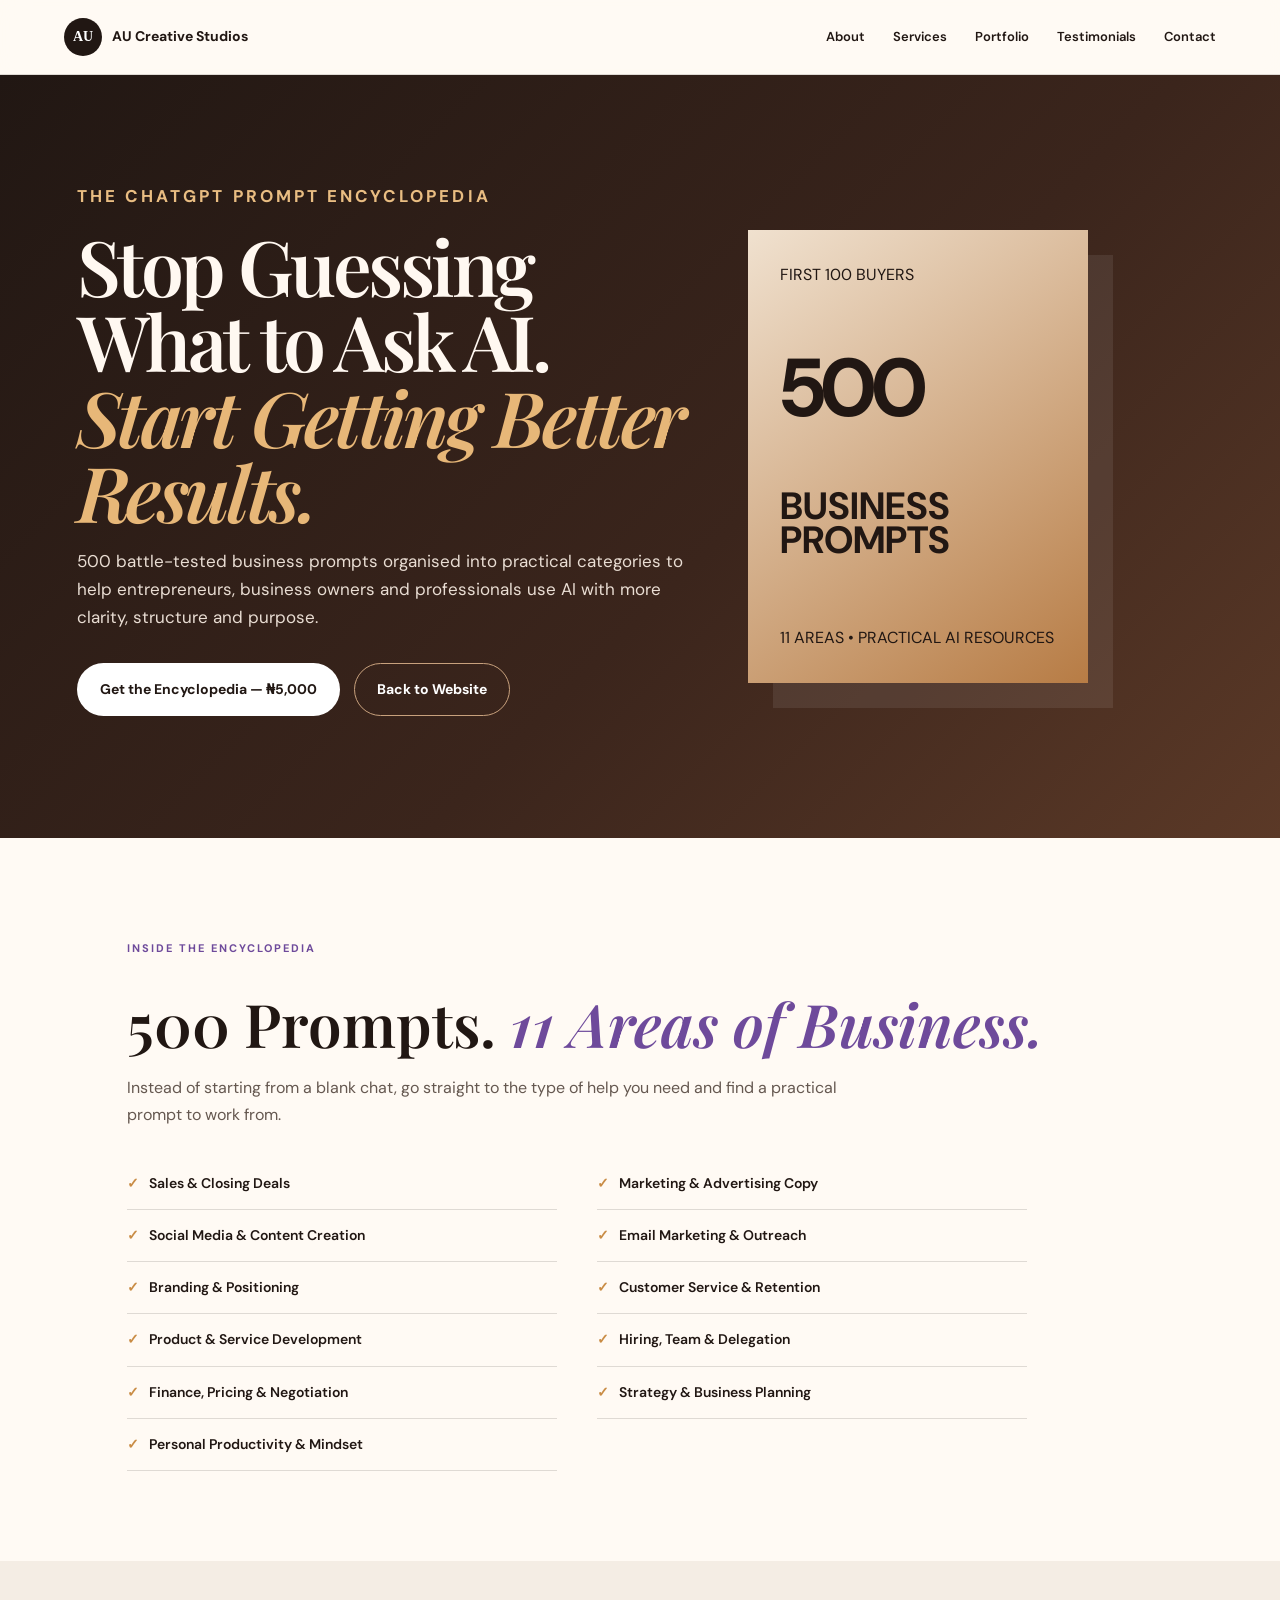
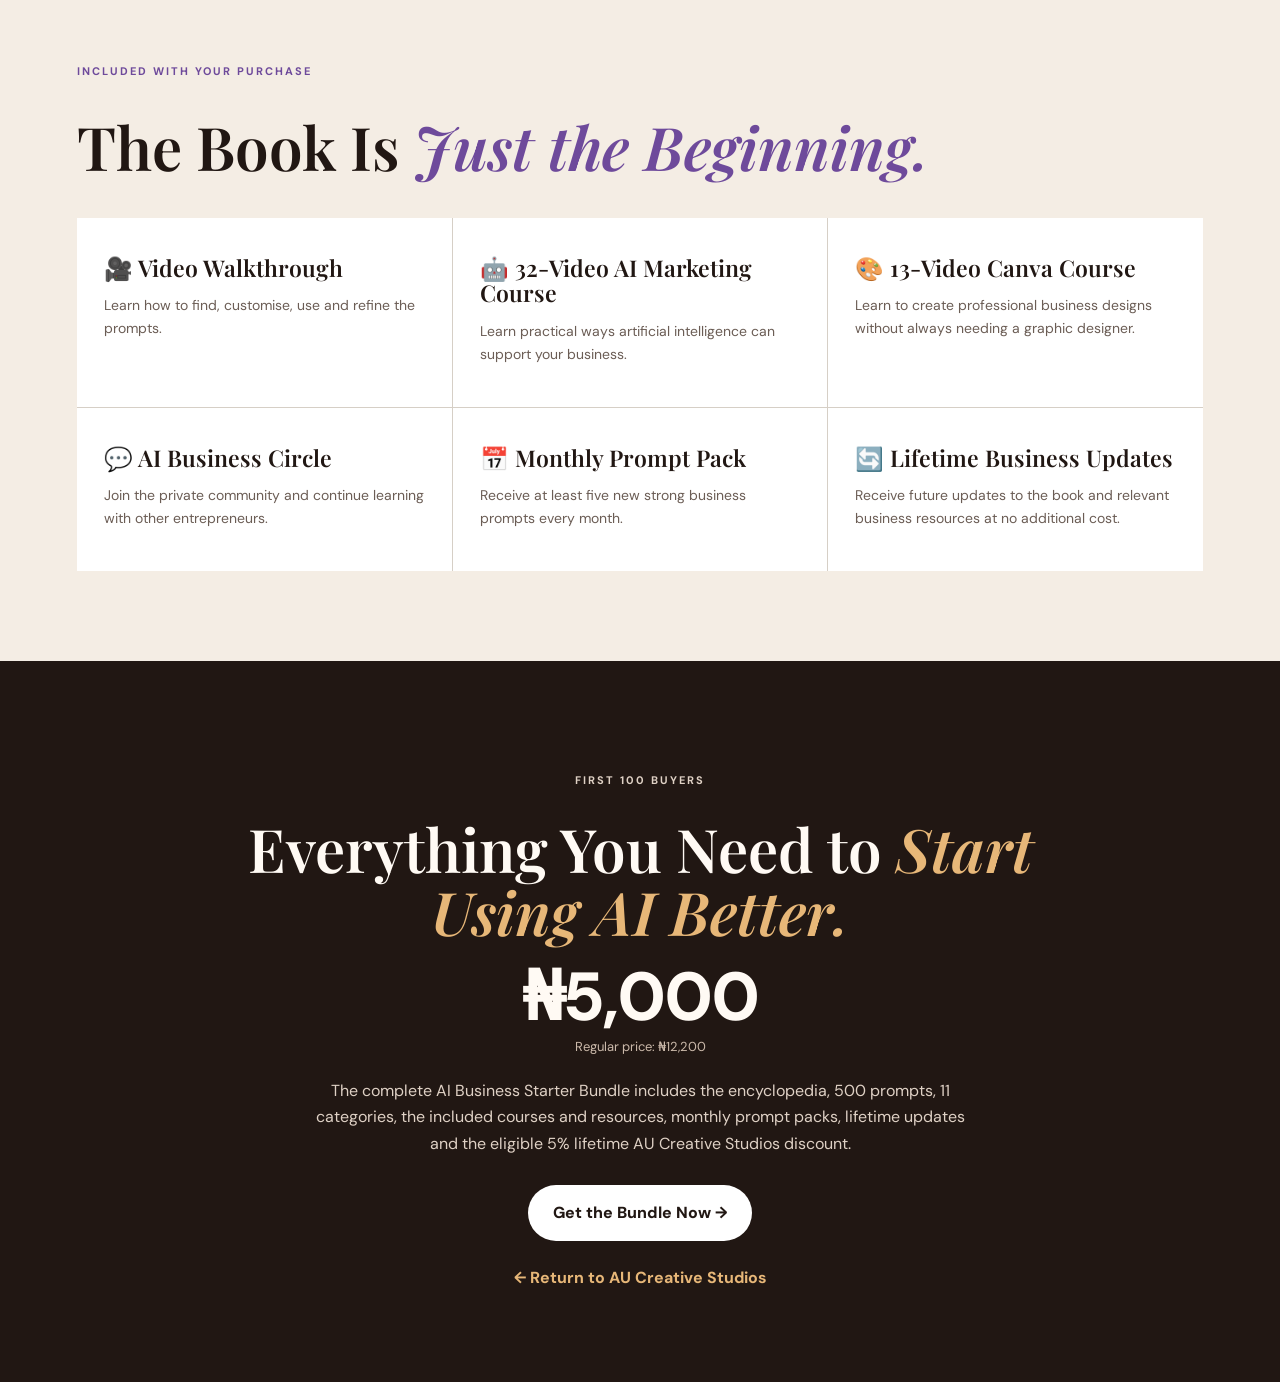
<file: ai-business-bundle/index.html>
<!DOCTYPE html><html lang="en"><head><meta charset="UTF-8"><meta name="viewport" content="width=device-width, initial-scale=1.0"><meta name="description" content="The ChatGPT Prompt Encyclopedia — 500 battle-tested business prompts across 11 practical business categories."><meta name="theme-color" content="#211713"><title>The ChatGPT Prompt Encyclopedia | AU Creative Studios</title><link rel="stylesheet" href="../style.css"><style>.ebook-page{background:var(--paper);color:var(--ink)}.ebook-page-hero{background:linear-gradient(135deg,#211713,#3b251c 58%,#5b3927);color:#fff8f1;padding:90px 6vw}.ebook-page-inner{max-width:1180px;margin:auto;display:grid;grid-template-columns:1.15fr .85fr;gap:55px;align-items:center}.ebook-page-hero .eyebrow{color:#e9bd82}.ebook-page-hero h1{font:600 clamp(46px,6vw,78px)/.98 "Playfair Display",serif;letter-spacing:-.045em;margin:18px 0}.ebook-page-hero h1 em{color:#e7b778}.ebook-page-hero p{max-width:680px;color:#e9ddd3;font-size:17px}.ebook-page-card{aspect-ratio:3/4;max-width:340px;padding:32px;background:linear-gradient(145deg,#f0e1cf,#b77c45);color:#211713;display:flex;flex-direction:column;justify-content:space-between;box-shadow:25px 25px 0 rgba(255,255,255,.08)}.ebook-page-card strong{font-size:82px;line-height:.8;letter-spacing:-.07em}.ebook-page-card h2{font:700 38px/.9 "DM Sans",sans-serif;margin:0}.ebook-page-section{max-width:1180px;margin:auto;padding:90px 6vw}.ebook-page-section.alt{max-width:none;background:var(--cream)}.ebook-page-section h2{font:600 clamp(38px,5vw,60px)/1.05 "Playfair Display",serif;margin:0 0 20px}.ebook-page-section h2 em{color:var(--purple)}.ebook-page-intro{max-width:720px;color:#655850;font-size:16px}.ebook-list{display:grid;grid-template-columns:repeat(2,1fr);gap:0 40px;max-width:900px;margin-top:30px}.ebook-list div{padding:14px 0;border-bottom:1px solid var(--line);font-weight:600;font-size:14px}.ebook-list div:before{content:"✓";color:var(--gold);margin-right:10px}.ebook-grid{display:grid;grid-template-columns:repeat(3,1fr);gap:1px;background:var(--line);margin-top:40px}.ebook-grid article{background:#fff;padding:27px}.ebook-grid h3{font:600 23px/1.1 "Playfair Display",serif;margin:10px 0}.ebook-grid p{font-size:14px;color:#6b5d55}.ebook-offer{background:#211713;color:#fffaf4;text-align:center;padding:90px 6vw}.ebook-offer h2{max-width:800px;margin:0 auto 20px;font:600 clamp(38px,5vw,60px)/1.05 "Playfair Display",serif}.ebook-offer h2 em{color:#e7b778}.ebook-price{font-size:68px;font-weight:800;line-height:1;margin:15px 0 5px}.ebook-regular{color:#cbb9aa;font-size:13px}.ebook-offer p{max-width:650px;margin:20px auto 28px;color:#dfd1c5}.ebook-buy{display:inline-flex;padding:15px 25px;border-radius:999px;background:#fff;color:#211713;font-weight:800}.ebook-back{display:block;margin-top:24px;color:#e7b778;font-weight:700}@media(max-width:850px){.ebook-page-inner{grid-template-columns:1fr}.ebook-page-card{max-width:300px}.ebook-grid{grid-template-columns:1fr 1fr}}@media(max-width:520px){.ebook-page-hero{padding:65px 6vw}.ebook-page-section{padding:70px 6vw}.ebook-grid,.ebook-list{grid-template-columns:1fr}.ebook-price{font-size:54px}}</style></head><body><header class="site-header"><a class="logo" href="../index.html#home"><span class="logo-mark">AU</span><span>AU Creative Studios</span></a><button class="menu-toggle" aria-label="Open menu">☰</button><nav class="nav"><a href="../index.html#about">About</a><a href="../index.html#services">Services</a><a href="../index.html#work">Portfolio</a><a href="../index.html#testimonials">Testimonials</a><a href="../index.html#contact">Contact</a></nav></header><main class="ebook-page"><section class="ebook-page-hero"><div class="ebook-page-inner"><div><p class="eyebrow">THE CHATGPT PROMPT ENCYCLOPEDIA</p><h1>Stop Guessing What to Ask AI. <em>Start Getting Better Results.</em></h1><p>500 battle-tested business prompts organised into practical categories to help entrepreneurs, business owners and professionals use AI with more clarity, structure and purpose.</p><div class="actions"><a class="btn primary" href="#offer">Get the Encyclopedia — ₦5,000</a><a class="btn secondary" href="../index.html">Back to Website</a></div></div><div class="ebook-page-card"><span>FIRST 100 BUYERS</span><strong>500</strong><h2>BUSINESS<br>PROMPTS</h2><span>11 AREAS • PRACTICAL AI RESOURCES</span></div></div></section><section class="ebook-page-section"><p class="section-tag">INSIDE THE ENCYCLOPEDIA</p><h2>500 Prompts. <em>11 Areas of Business.</em></h2><p class="ebook-page-intro">Instead of starting from a blank chat, go straight to the type of help you need and find a practical prompt to work from.</p><div class="ebook-list"><div>Sales &amp; Closing Deals</div><div>Marketing &amp; Advertising Copy</div><div>Social Media &amp; Content Creation</div><div>Email Marketing &amp; Outreach</div><div>Branding &amp; Positioning</div><div>Customer Service &amp; Retention</div><div>Product &amp; Service Development</div><div>Hiring, Team &amp; Delegation</div><div>Finance, Pricing &amp; Negotiation</div><div>Strategy &amp; Business Planning</div><div>Personal Productivity &amp; Mindset</div></div></section><section class="ebook-page-section alt"><p class="section-tag">INCLUDED WITH YOUR PURCHASE</p><h2>The Book Is <em>Just the Beginning.</em></h2><div class="ebook-grid"><article><h3>🎥 Video Walkthrough</h3><p>Learn how to find, customise, use and refine the prompts.</p></article><article><h3>🤖 32-Video AI Marketing Course</h3><p>Learn practical ways artificial intelligence can support your business.</p></article><article><h3>🎨 13-Video Canva Course</h3><p>Learn to create professional business designs without always needing a graphic designer.</p></article><article><h3>💬 AI Business Circle</h3><p>Join the private community and continue learning with other entrepreneurs.</p></article><article><h3>📅 Monthly Prompt Pack</h3><p>Receive at least five new strong business prompts every month.</p></article><article><h3>🔄 Lifetime Business Updates</h3><p>Receive future updates to the book and relevant business resources at no additional cost.</p></article></div></section><section id="offer" class="ebook-offer"><p class="eyebrow">FIRST 100 BUYERS</p><h2>Everything You Need to <em>Start Using AI Better.</em></h2><div class="ebook-price">₦5,000</div><div class="ebook-regular">Regular price: ₦12,200</div><p>The complete AI Business Starter Bundle includes the encyclopedia, 500 prompts, 11 categories, the included courses and resources, monthly prompt packs, lifetime updates and the eligible 5% lifetime AU Creative Studios discount.</p><a class="ebook-buy" href="https://paystack.com/" target="_blank" rel="noopener">Get the Bundle Now →</a><a class="ebook-back" href="../index.html">← Return to AU Creative Studios</a></section></main><script>const t=document.querySelector('.menu-toggle'),n=document.querySelector('.nav');if(t&&n){t.onclick=()=>n.classList.toggle('open');n.querySelectorAll('a').forEach(a=>a.onclick=()=>n.classList.remove('open'))}</script></body></html>
</file>
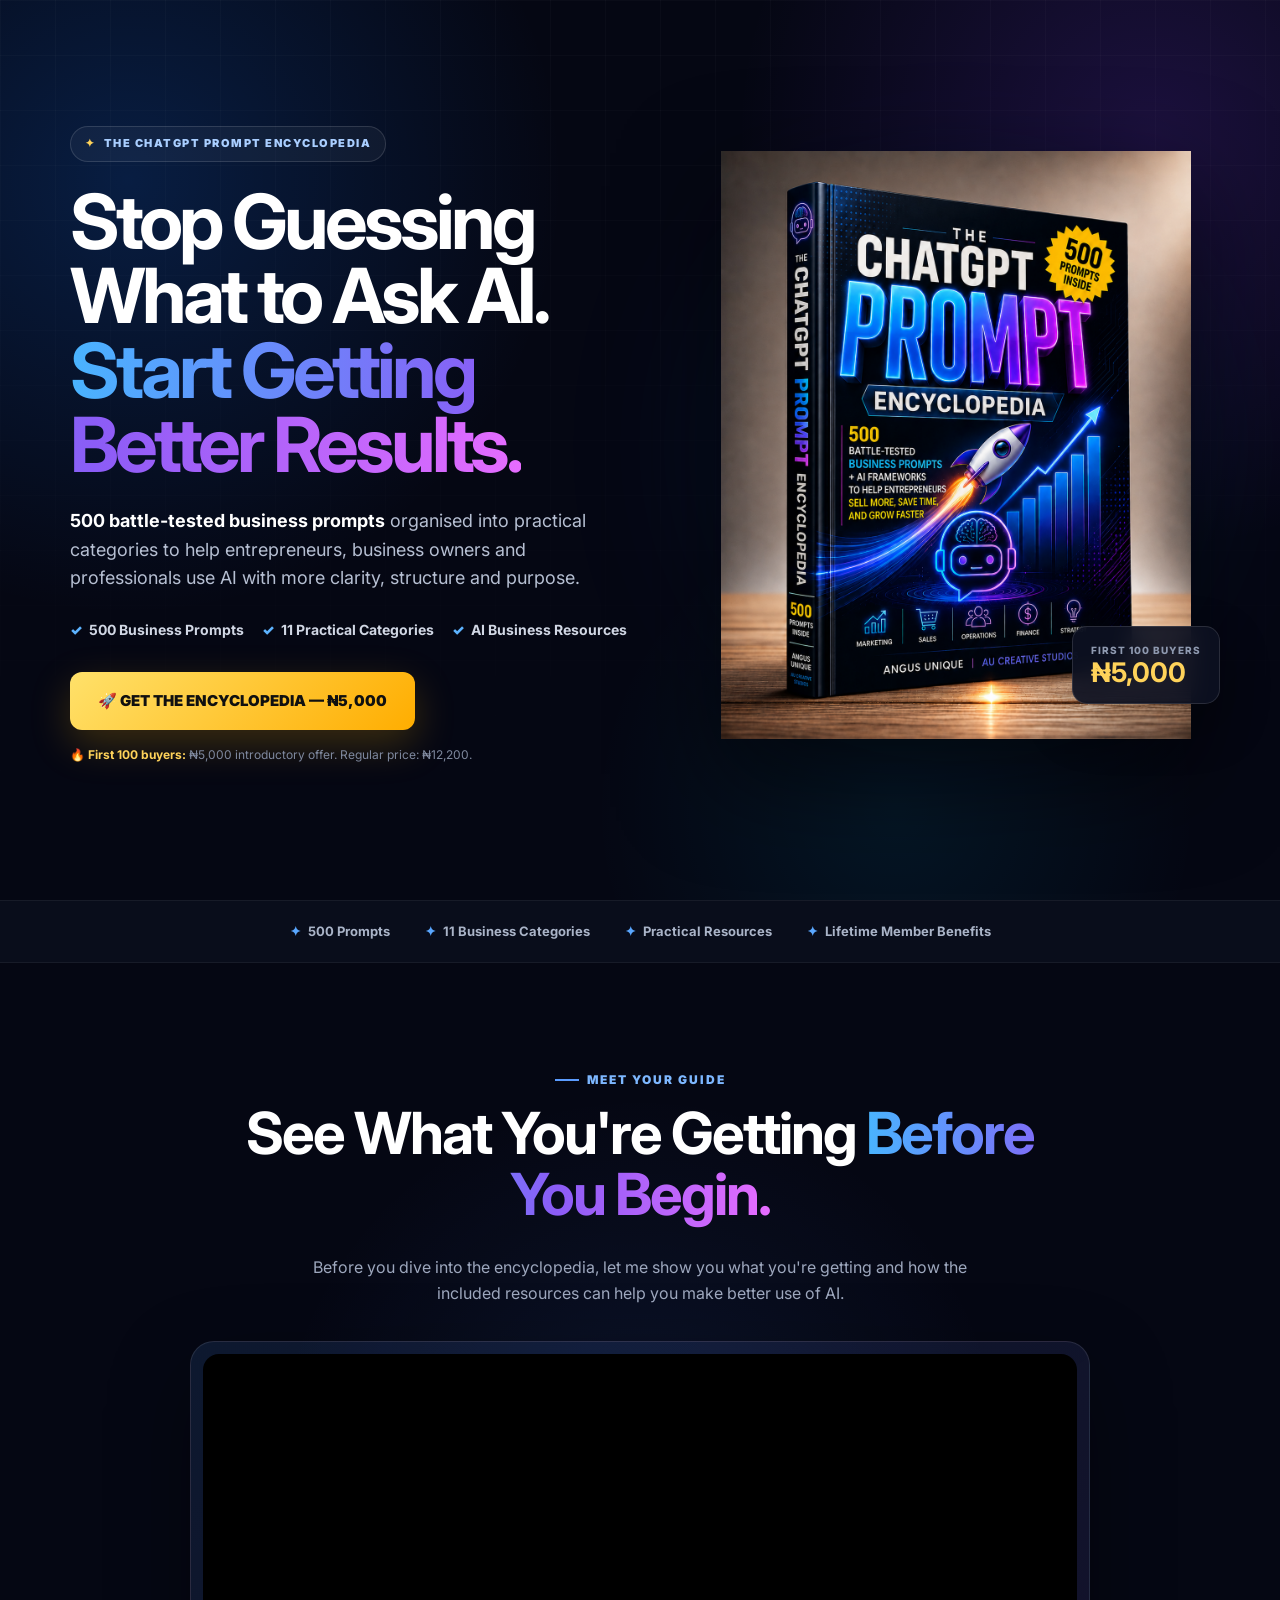
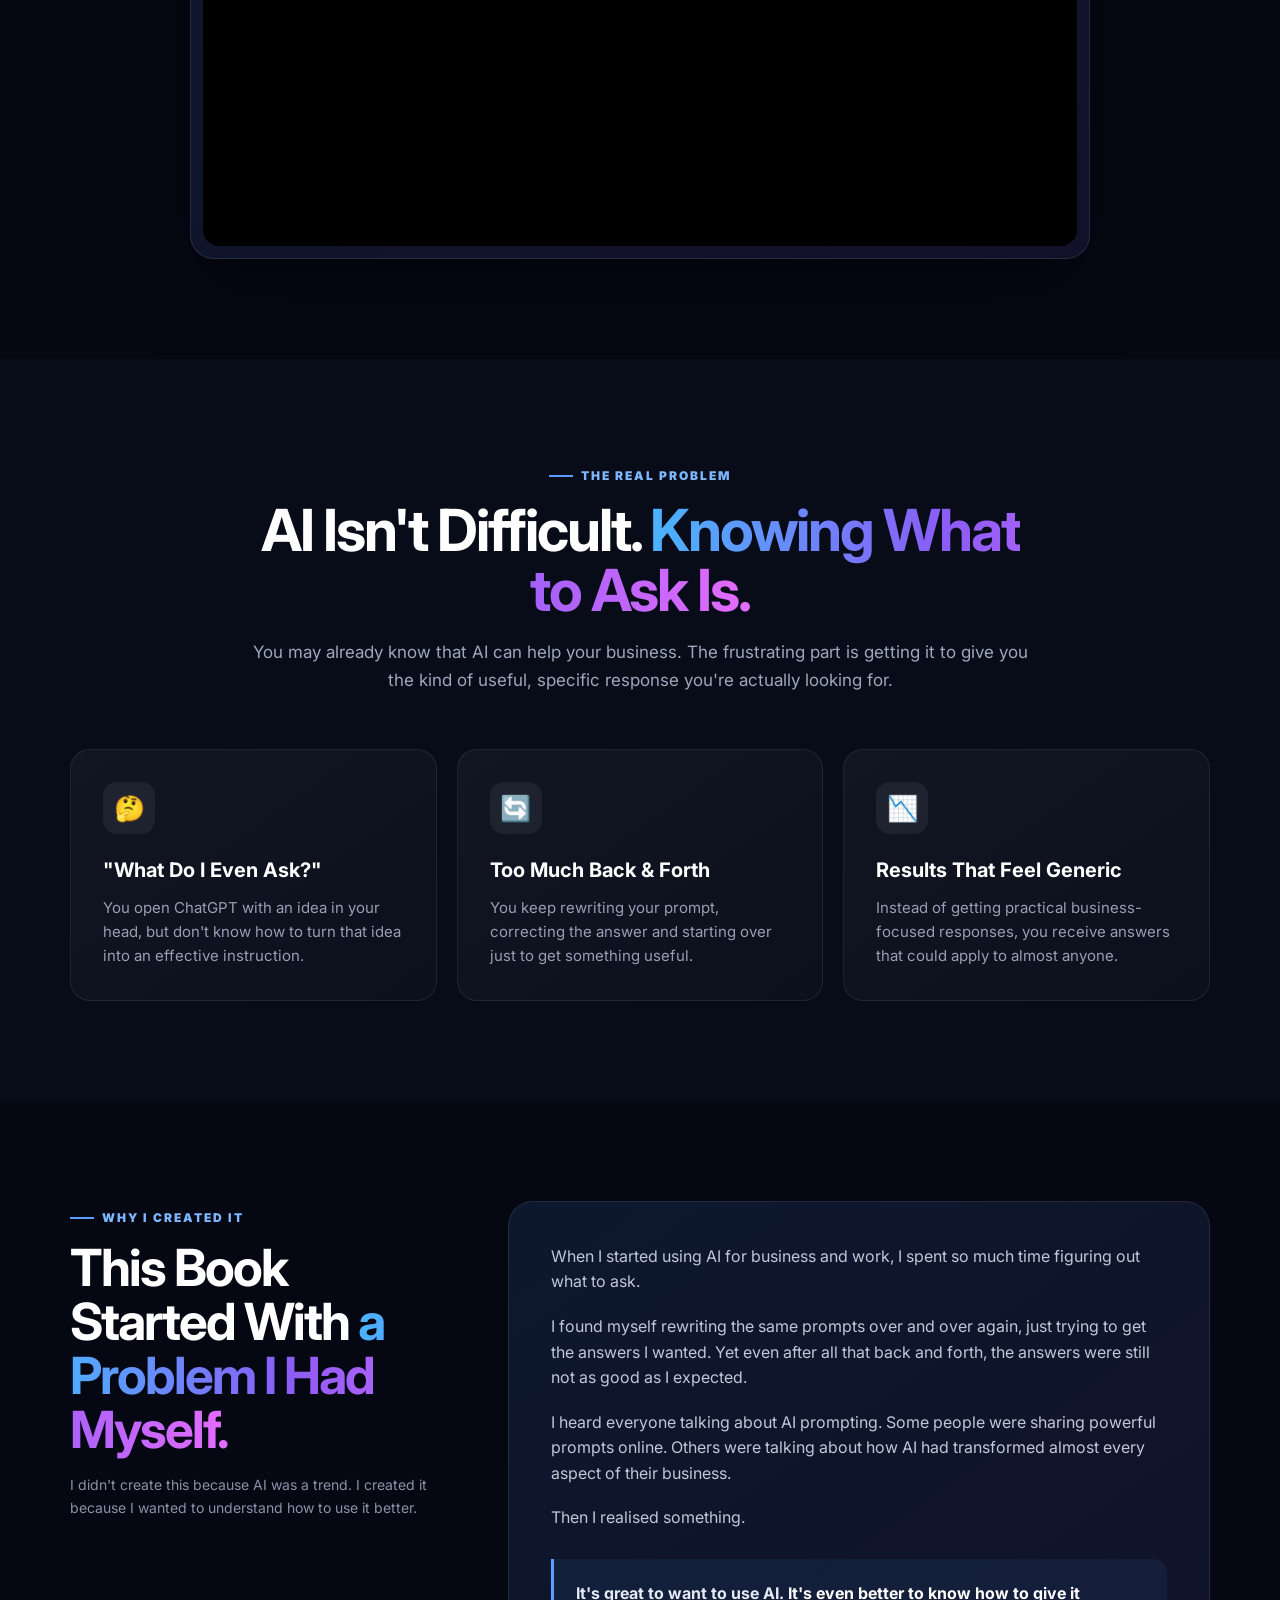
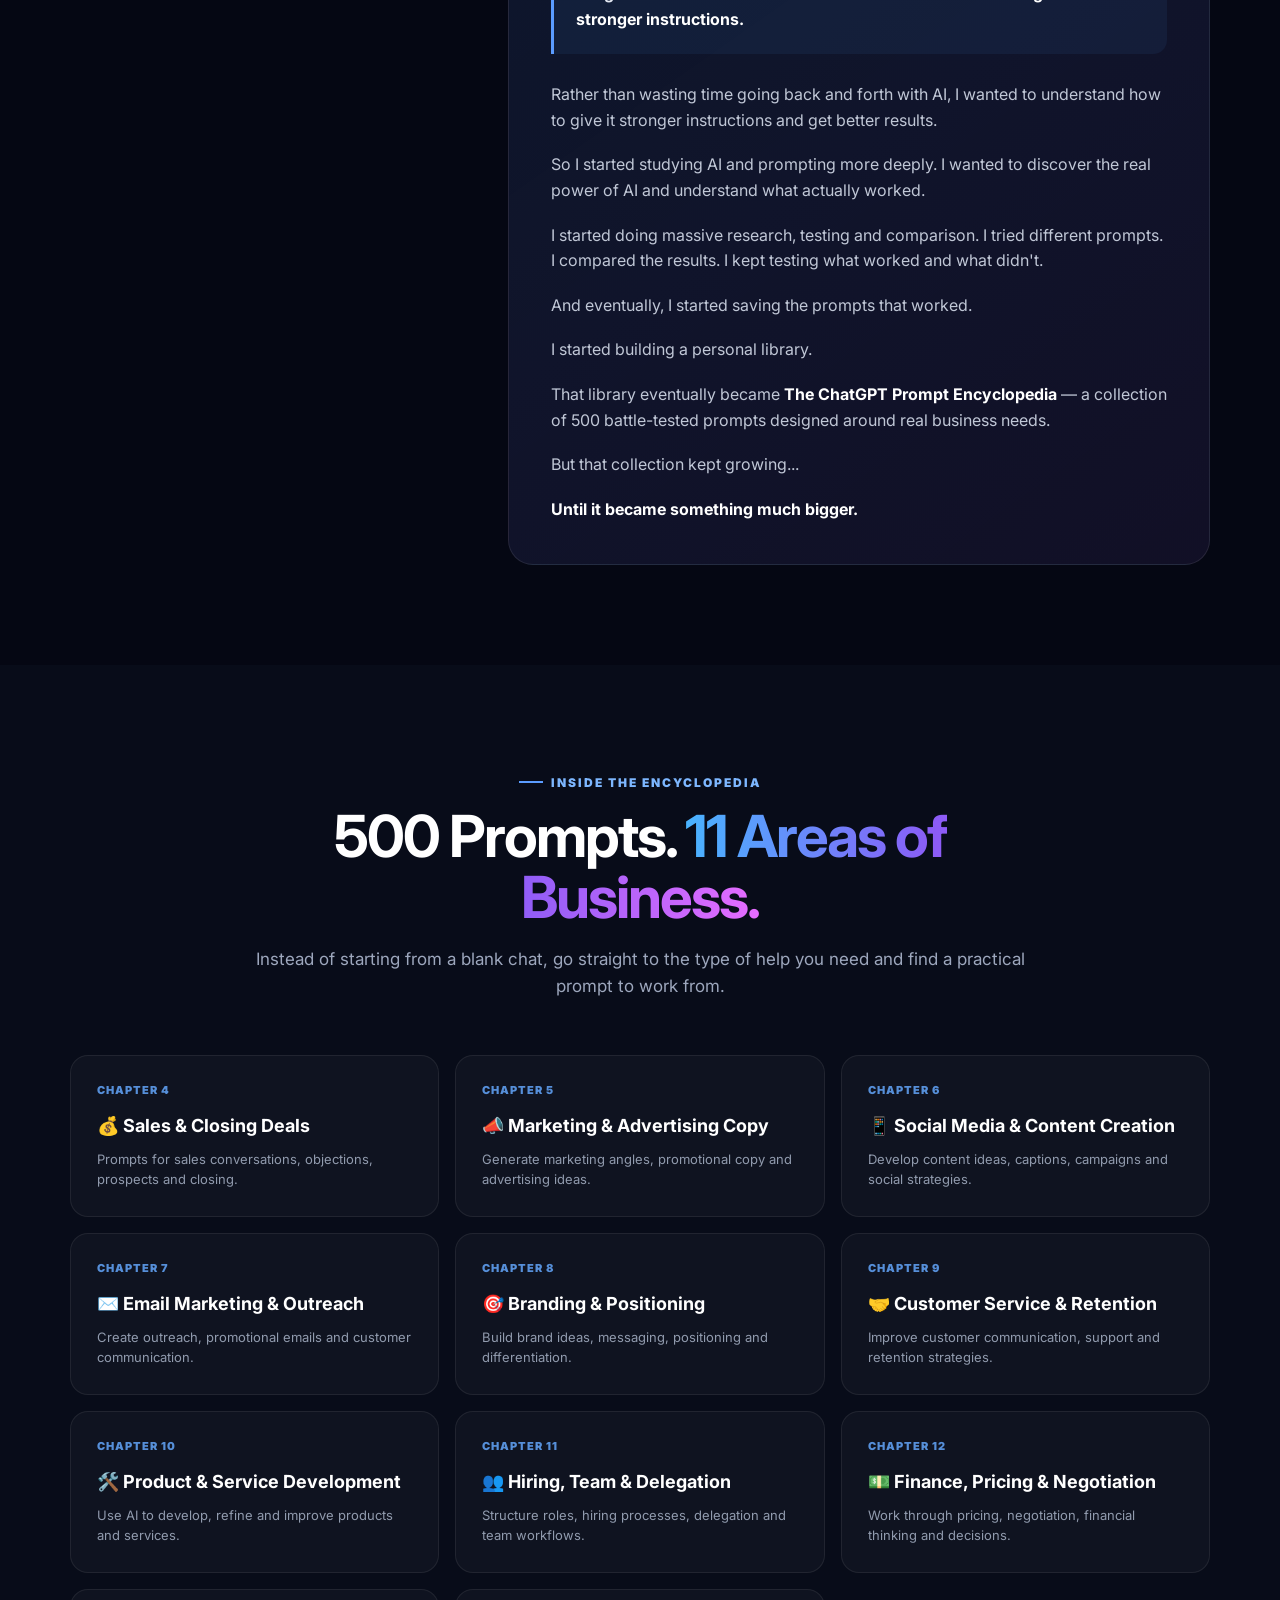
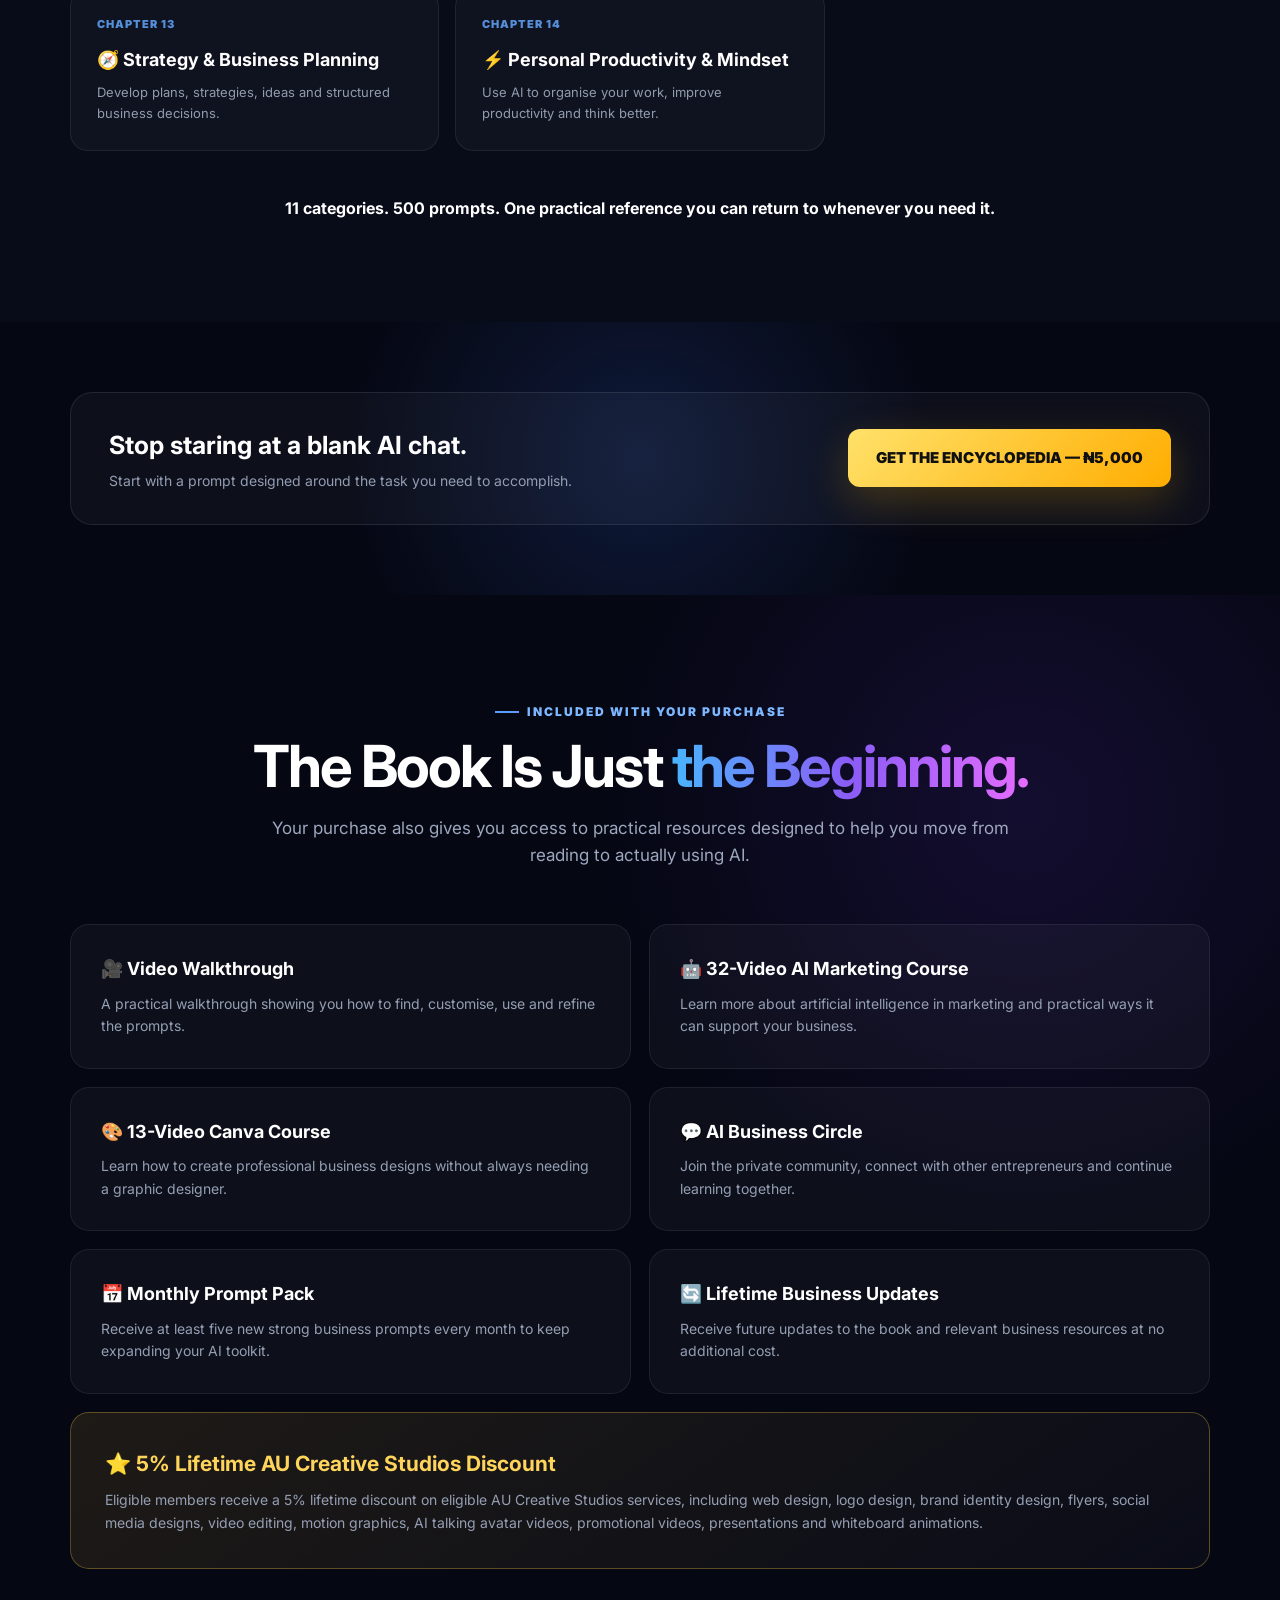
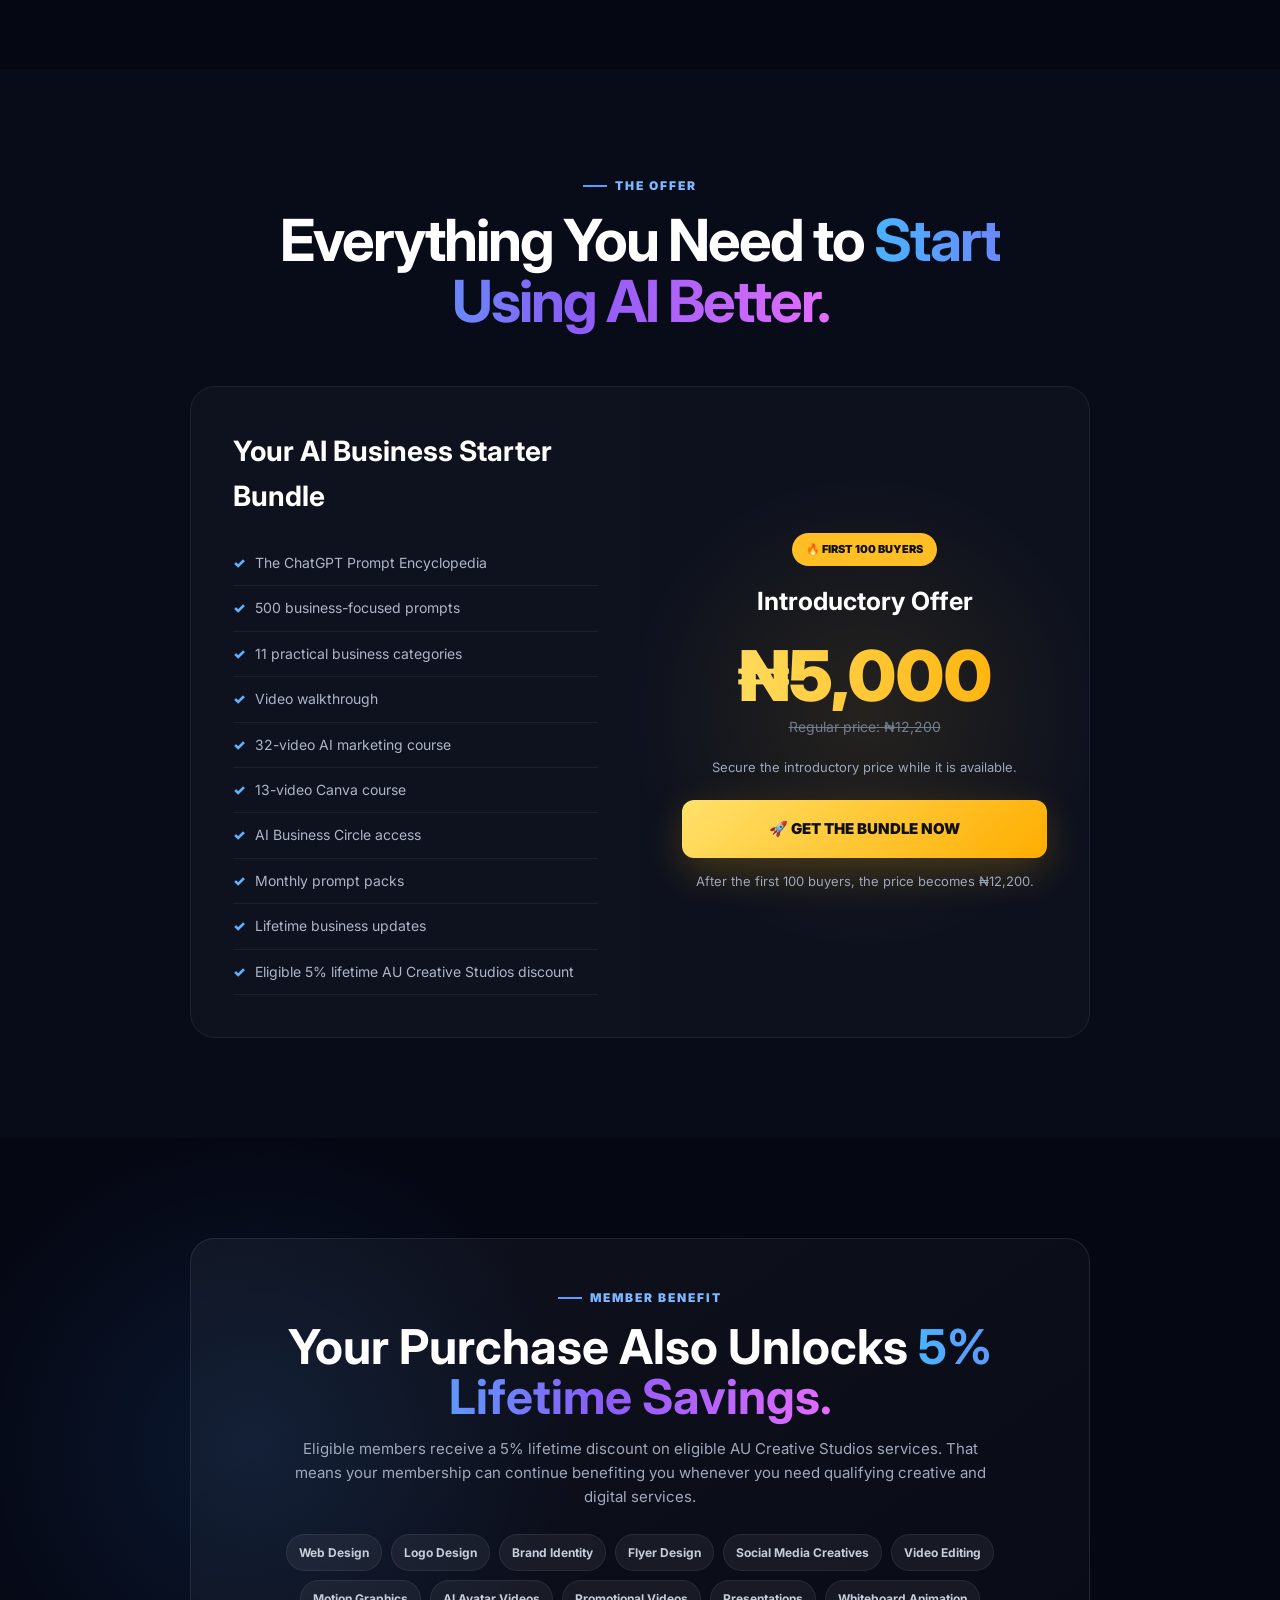
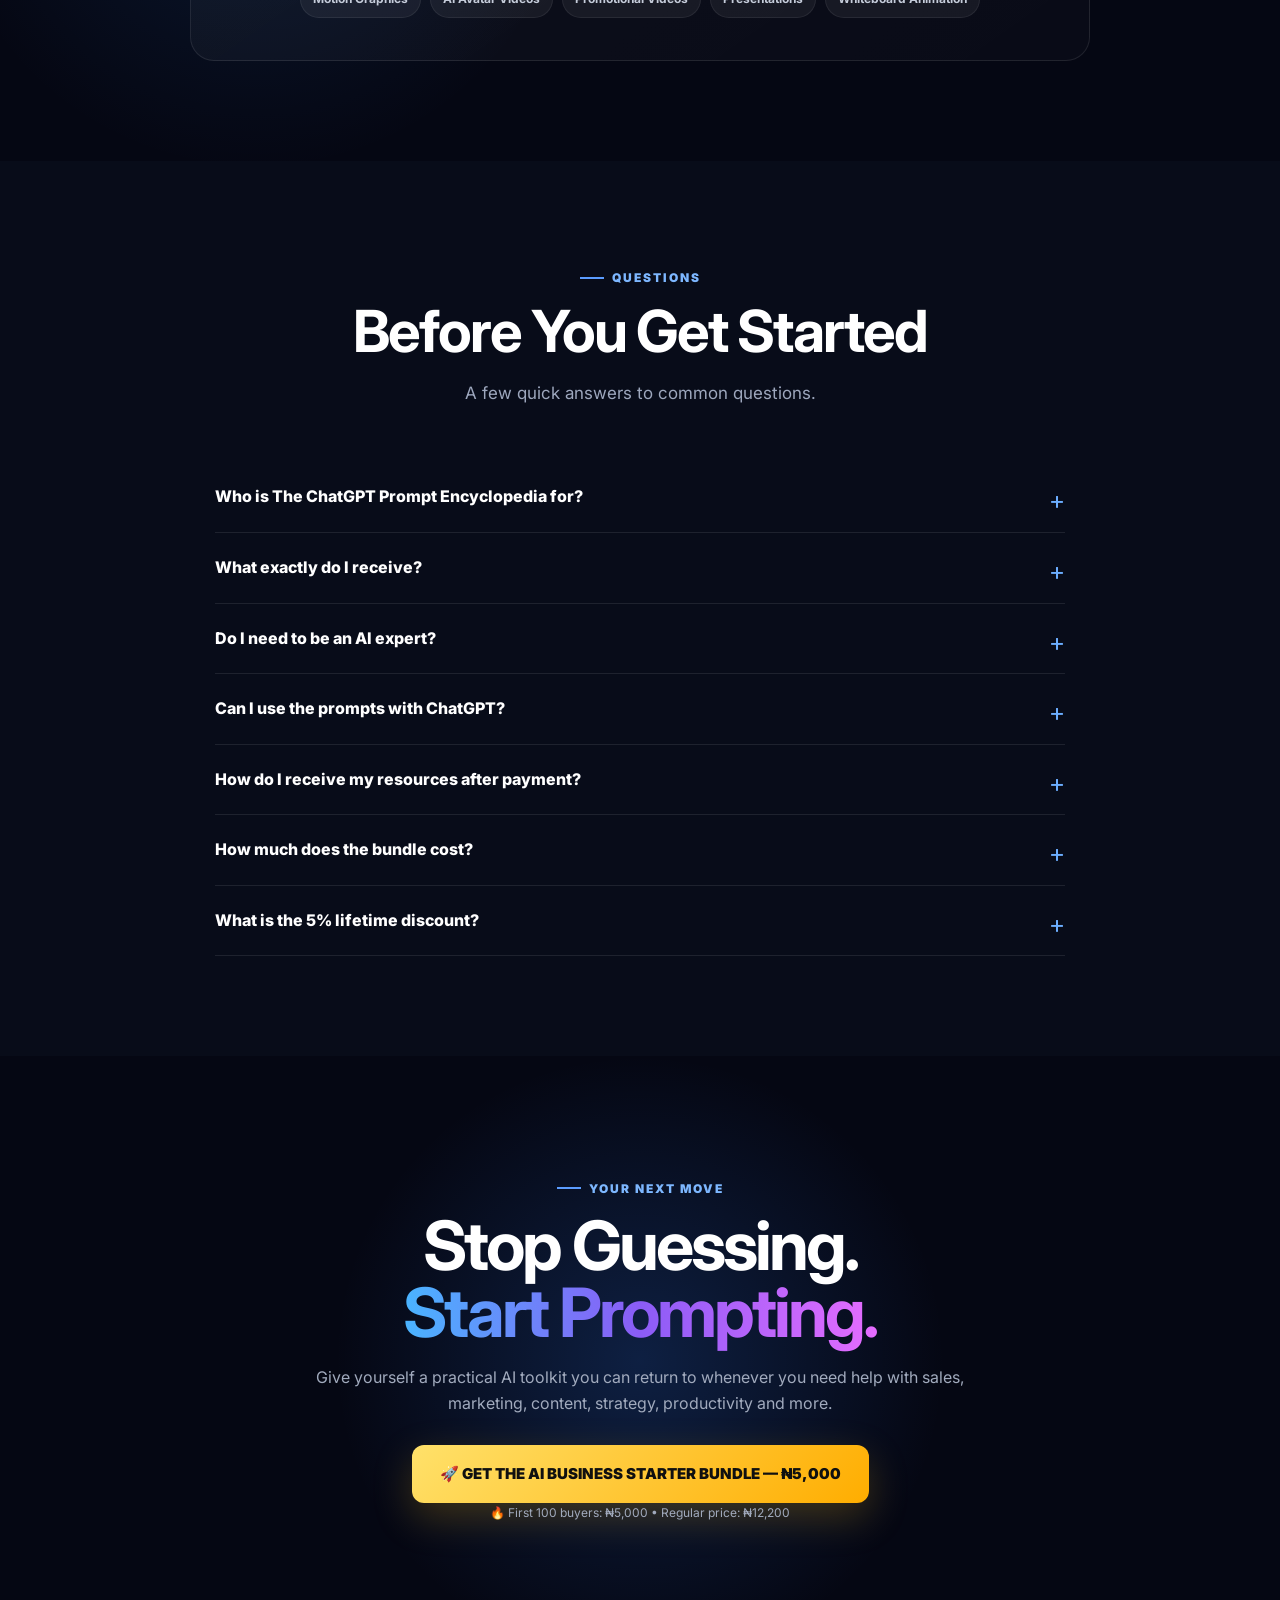
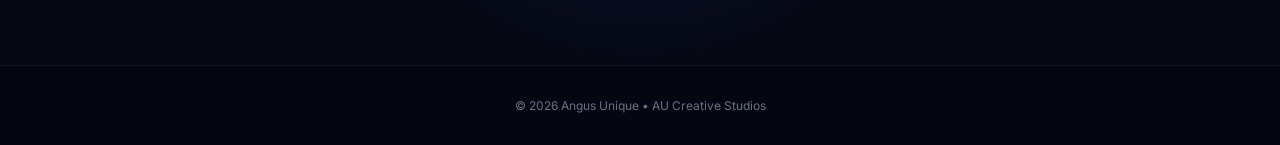
<file: ai-business-bundle.html>
<!DOCTYPE html>
<html lang="en">
<head>
  <!-- Meta Pixel Code -->
<script>
!function(f,b,e,v,n,t,s)
{if(f.fbq)return;n=f.fbq=function(){n.callMethod?
n.callMethod.apply(n,arguments):n.queue.push(arguments)};
if(!f._fbq)f._fbq=n;n.push=n;n.loaded=!0;n.version='2.0';
n.queue=[];t=b.createElement(e);t.async=!0;
t.src=v;s=b.getElementsByTagName(e)[0];
s.parentNode.insertBefore(t,s)}(window, document,'script',
'https://connect.facebook.net/en_US/fbevents.js');
fbq('init', '1007676258911140');
fbq('track', 'PageView');
</script>
<noscript><img height="1" width="1" style="display:none"
src="https://www.facebook.com/tr?id=1007676258911140&ev=PageView&noscript=1"
/></noscript>
<!-- End Meta Pixel Code -->
  <meta charset="UTF-8">
  <meta name="viewport" content="width=device-width, initial-scale=1.0">

  <title>The ChatGPT Prompt Encyclopedia | 500 Business Prompts</title>

  <meta
    name="description"
    content="Stop guessing what to ask AI. Get The ChatGPT Prompt Encyclopedia — 500 battle-tested business prompts plus practical AI, Canva, community and business resources."
  >

  <link rel="preconnect" href="https://fonts.googleapis.com">
  <link rel="preconnect" href="https://fonts.gstatic.com" crossorigin>

  <link
    href="https://fonts.googleapis.com/css2?family=Inter:wght@400;500;600;700;800;900&display=swap"
    rel="stylesheet"
  >

  <style>

    * {
      margin: 0;
      padding: 0;
      box-sizing: border-box;
    }

    html {
      scroll-behavior: smooth;
    }

    body {
      font-family: "Inter", Arial, sans-serif;
      background: #050713;
      color: #ffffff;
      line-height: 1.6;
      overflow-x: hidden;
    }

    a {
      text-decoration: none;
    }

    img {
      max-width: 100%;
      display: block;
    }

    .container {
      width: min(1140px, 92%);
      margin: auto;
    }

    /* =========================
       GLOBAL
    ========================== */

    .section-label {
      display: inline-flex;
      align-items: center;
      gap: 8px;
      color: #7db7ff;
      font-size: 12px;
      font-weight: 900;
      letter-spacing: 2px;
      text-transform: uppercase;
      margin-bottom: 14px;
    }

    .section-label::before {
      content: "";
      width: 24px;
      height: 2px;
      background: #5b9cff;
      display: inline-block;
    }

    .section-heading {
      max-width: 800px;
      margin: 0 auto 55px;
      text-align: center;
    }

    .section-heading h2 {
      font-size: clamp(34px, 5vw, 58px);
      line-height: 1.05;
      letter-spacing: -2px;
      margin-bottom: 18px;
    }

    .section-heading p {
      color: #9da7bd;
      font-size: 17px;
    }

    .gradient-text {
      background: linear-gradient(90deg, #49b4ff, #8b5cf6, #e66cff);
      -webkit-background-clip: text;
      background-clip: text;
      color: transparent;
    }

    .highlight {
      color: #ffd35a;
    }

    section {
      padding: 100px 0;
    }

    /* =========================
       BUTTONS
    ========================== */

    .btn {
      display: inline-flex;
      align-items: center;
      justify-content: center;
      gap: 8px;
      padding: 17px 28px;
      border-radius: 12px;
      font-size: 15px;
      font-weight: 900;
      transition: all 0.25s ease;
      cursor: pointer;
      border: none;
    }

    .btn-gold {
      background: linear-gradient(135deg, #ffe16a, #ffad00);
      color: #101010;
      box-shadow: 0 14px 40px rgba(255, 184, 0, 0.22);
    }

    .btn-gold:hover {
      transform: translateY(-3px);
      box-shadow: 0 18px 45px rgba(255, 184, 0, 0.32);
    }

    .btn-primary {
      background: linear-gradient(135deg, #2388ff, #7346ff);
      color: #ffffff;
      box-shadow: 0 14px 40px rgba(60, 100, 255, 0.25);
    }

    .btn-primary:hover {
      transform: translateY(-3px);
    }

    /* =========================
       HERO
    ========================== */

    .hero {
      min-height: 100vh;
      display: flex;
      align-items: center;
      position: relative;
      overflow: hidden;
      padding: 70px 0 80px;
      background:
        radial-gradient(circle at 10% 20%, rgba(20, 119, 255, 0.20), transparent 32%),
        radial-gradient(circle at 90% 15%, rgba(130, 60, 255, 0.18), transparent 30%),
        radial-gradient(circle at 70% 90%, rgba(0, 200, 255, 0.08), transparent 25%),
        #050713;
    }

    .hero::before {
      content: "";
      position: absolute;
      inset: 0;
      pointer-events: none;
      background-image:
        linear-gradient(rgba(255,255,255,0.025) 1px, transparent 1px),
        linear-gradient(90deg, rgba(255,255,255,0.025) 1px, transparent 1px);
      background-size: 55px 55px;
      mask-image: linear-gradient(to bottom, black, transparent);
    }

    .hero-grid {
      display: grid;
      grid-template-columns: 1.05fr 0.95fr;
      gap: 70px;
      align-items: center;
      position: relative;
      z-index: 2;
    }

    .hero-content {
      position: relative;
      z-index: 2;
    }

    .eyebrow {
      display: inline-flex;
      align-items: center;
      gap: 8px;
      padding: 8px 14px;
      border-radius: 50px;
      border: 1px solid rgba(255,255,255,0.13);
      background: rgba(255,255,255,0.045);
      color: #a9ceff;
      font-size: 11px;
      font-weight: 900;
      letter-spacing: 1.5px;
      margin-bottom: 22px;
    }

    .eyebrow::before {
      content: "✦";
      color: #ffd35a;
    }

    .hero h1 {
      font-size: clamp(43px, 6vw, 76px);
      line-height: 0.98;
      letter-spacing: -4px;
      margin-bottom: 25px;
      max-width: 760px;
    }

    .hero-description {
      max-width: 650px;
      color: #b6bfd2;
      font-size: 18px;
      margin-bottom: 26px;
    }

    .hero-description strong {
      color: #ffffff;
    }

    .hero-benefits {
      display: flex;
      flex-wrap: wrap;
      gap: 10px 18px;
      margin-bottom: 30px;
      color: #d1d7e4;
      font-size: 14px;
      font-weight: 700;
    }

    .hero-benefits span::before {
      content: "✓";
      color: #5db3ff;
      font-weight: 900;
      margin-right: 7px;
    }

    .hero-actions {
      display: flex;
      flex-wrap: wrap;
      gap: 13px;
    }

    .hero-note {
      color: #7f899e;
      font-size: 12px;
      margin-top: 15px;
    }

    .hero-note strong {
      color: #ffd35a;
    }

    .hero-book {
      position: relative;
      display: flex;
      align-items: center;
      justify-content: center;
    }

    .book-glow {
      position: absolute;
      width: 350px;
      height: 350px;
      border-radius: 50%;
      background: #187cff;
      filter: blur(120px);
      opacity: 0.23;
    }

    .book-ring {
      position: absolute;
      width: 440px;
      height: 440px;
      border: 1px solid rgba(94, 159, 255, 0.12);
      border-radius: 50%;
    }

    .book-image {
      width: min(470px, 100%);
      position: relative;
      z-index: 2;
      filter: drop-shadow(0 35px 50px rgba(0,0,0,0.58));
      animation: floatBook 5s ease-in-out infinite;
    }

    @keyframes floatBook {
      0%, 100% {
        transform: translateY(0) rotate(0deg);
      }

      50% {
        transform: translateY(-12px) rotate(1deg);
      }
    }

    .hero-price-card {
      position: absolute;
      right: -10px;
      bottom: 35px;
      z-index: 5;
      padding: 15px 18px;
      border-radius: 15px;
      background: rgba(12, 17, 33, 0.92);
      border: 1px solid rgba(255,255,255,0.12);
      box-shadow: 0 20px 50px rgba(0,0,0,0.3);
      backdrop-filter: blur(12px);
    }

    .hero-price-card small {
      display: block;
      color: #8f9ab0;
      font-size: 10px;
      font-weight: 800;
      text-transform: uppercase;
      letter-spacing: 1px;
    }

    .hero-price-card strong {
      display: block;
      color: #ffd35a;
      font-size: 27px;
      line-height: 1.1;
    }

    /* =========================
       TRUST STRIP
    ========================== */

    .trust-strip {
      padding: 20px 0;
      background: #090d1b;
      border-top: 1px solid rgba(255,255,255,0.06);
      border-bottom: 1px solid rgba(255,255,255,0.06);
    }

    .trust-items {
      display: flex;
      justify-content: center;
      flex-wrap: wrap;
      gap: 15px 35px;
      color: #aab4c8;
      font-size: 13px;
      font-weight: 700;
    }

    .trust-items span::before {
      content: "✦";
      color: #5aa7ff;
      margin-right: 7px;
    }

    /* =========================
       VIDEO WALKTHROUGH
    ========================== */

    .video-section {
      background:
        radial-gradient(circle at center, rgba(66,126,255,0.10), transparent 45%),
        #050713;
    }

    .video-wrapper {
      max-width: 900px;
      margin: 0 auto;
    }

    .video-intro {
      max-width: 700px;
      margin: -25px auto 35px;
      text-align: center;
      color: #9da7bd;
      font-size: 16px;
    }

    .video-card {
      padding: 12px;
      border-radius: 24px;
      background:
        linear-gradient(145deg, rgba(40,130,255,0.10), rgba(125,60,255,0.07)),
        rgba(255,255,255,0.025);
      border: 1px solid rgba(255,255,255,0.10);
      box-shadow: 0 30px 80px rgba(0,0,0,0.35);
    }

    .video-frame {
      position: relative;
      width: 100%;
      aspect-ratio: 16 / 9;
      overflow: hidden;
      border-radius: 16px;
      background: #000;
    }

    .video-frame iframe {
      position: absolute;
      inset: 0;
      width: 100%;
      height: 100%;
      border: 0;
    }

    /* =========================
       PROBLEM
    ========================== */

    .problem {
      background: #080c19;
    }

    .problem-grid {
      display: grid;
      grid-template-columns: repeat(3, 1fr);
      gap: 20px;
    }

    .problem-card {
      padding: 32px;
      border-radius: 20px;
      border: 1px solid rgba(255,255,255,0.075);
      background: linear-gradient(
        145deg,
        rgba(255,255,255,0.045),
        rgba(255,255,255,0.018)
      );
      transition: 0.25s ease;
    }

    .problem-card:hover {
      transform: translateY(-5px);
      border-color: rgba(80,150,255,0.25);
    }

    .problem-icon {
      width: 52px;
      height: 52px;
      display: flex;
      align-items: center;
      justify-content: center;
      border-radius: 14px;
      background: rgba(255,255,255,0.06);
      font-size: 25px;
      margin-bottom: 20px;
    }

    .problem-card h3 {
      font-size: 20px;
      margin-bottom: 10px;
    }

    .problem-card p {
      color: #969fb3;
      font-size: 15px;
    }

    /* =========================
       STORY
    ========================== */

    .story {
      background: #050713;
    }

    .story-layout {
      display: grid;
      grid-template-columns: 0.7fr 1.3fr;
      gap: 60px;
      align-items: start;
    }

    .story-intro {
      position: sticky;
      top: 40px;
    }

    .story-intro h2 {
      font-size: clamp(34px, 4vw, 52px);
      line-height: 1.05;
      letter-spacing: -2px;
    }

    .story-intro p {
      margin-top: 18px;
      color: #8993a8;
      font-size: 14px;
    }

    .story-box {
      padding: 42px;
      border-radius: 25px;
      background:
        linear-gradient(145deg, rgba(40,130,255,0.10), rgba(125,60,255,0.06)),
        rgba(255,255,255,0.025);
      border: 1px solid rgba(255,255,255,0.09);
    }

    .story-box p {
      color: #c0c7d6;
      font-size: 16px;
      margin-bottom: 19px;
    }

    .story-box p:last-child {
      margin-bottom: 0;
    }

    .story-box strong {
      color: #ffffff;
    }

    .story-callout {
      margin: 28px 0;
      padding: 22px;
      border-left: 3px solid #5b9cff;
      background: rgba(80,150,255,0.07);
      border-radius: 0 14px 14px 0;
      color: #e4e9f3;
      font-weight: 700;
    }

    /* =========================
       ENCYCLOPEDIA
    ========================== */

    .inside {
      background: #080c19;
    }

    .inside-intro {
      max-width: 760px;
      margin: -30px auto 45px;
      text-align: center;
      color: #a0a9bc;
      font-size: 16px;
    }

    .category-grid {
      display: grid;
      grid-template-columns: repeat(3, 1fr);
      gap: 16px;
    }

    .category-card {
      padding: 26px;
      border-radius: 18px;
      border: 1px solid rgba(255,255,255,0.075);
      background: rgba(255,255,255,0.032);
      transition: 0.25s ease;
      position: relative;
      overflow: hidden;
    }

    .category-card::after {
      content: "";
      position: absolute;
      width: 100px;
      height: 100px;
      border-radius: 50%;
      background: #287fff;
      filter: blur(65px);
      opacity: 0;
      right: -40px;
      bottom: -40px;
      transition: 0.3s ease;
    }

    .category-card:hover {
      transform: translateY(-4px);
      border-color: rgba(90,160,255,0.25);
    }

    .category-card:hover::after {
      opacity: 0.13;
    }

    .category-number {
      color: #568fd9;
      font-size: 11px;
      font-weight: 900;
      letter-spacing: 1px;
      margin-bottom: 12px;
    }

    .category-card h3 {
      font-size: 18px;
      margin-bottom: 8px;
      position: relative;
      z-index: 2;
    }

    .category-card p {
      color: #919bae;
      font-size: 13px;
      position: relative;
      z-index: 2;
    }

    .inside-bottom {
      margin-top: 45px;
      text-align: center;
    }

    .inside-bottom strong {
      color: #ffffff;
    }

    /* =========================
       MID CTA
    ========================== */

    .mid-cta {
      padding: 70px 0;
      background:
        radial-gradient(circle at center, rgba(66,126,255,0.16), transparent 45%),
        #050713;
    }

    .mid-cta-box {
      display: flex;
      justify-content: space-between;
      align-items: center;
      gap: 30px;
      padding: 32px 38px;
      border-radius: 22px;
      border: 1px solid rgba(255,255,255,0.09);
      background: rgba(255,255,255,0.035);
    }

    .mid-cta-box h3 {
      font-size: 25px;
      margin-bottom: 5px;
    }

    .mid-cta-box p {
      color: #939db2;
      font-size: 14px;
    }

    /* =========================
       BONUSES
    ========================== */

    .bonus {
      background:
        radial-gradient(circle at 80% 20%, rgba(124,60,255,0.12), transparent 32%),
        #050713;
    }

    .bonus-grid {
      display: grid;
      grid-template-columns: repeat(2, 1fr);
      gap: 18px;
    }

    .bonus-card {
      padding: 30px;
      border-radius: 19px;
      border: 1px solid rgba(255,255,255,0.075);
      background: rgba(255,255,255,0.035);
    }

    .bonus-card h3 {
      font-size: 18px;
      margin-bottom: 9px;
    }

    .bonus-card p {
      color: #959fb3;
      font-size: 14px;
    }

    .featured-bonus {
      grid-column: span 2;
      padding: 34px;
      border-color: rgba(255,204,67,0.30);
      background:
        linear-gradient(145deg, rgba(255,198,52,0.10), rgba(255,255,255,0.025));
    }

    .featured-bonus h3 {
      color: #ffd45a;
      font-size: 21px;
    }

    /* =========================
       VALUE
    ========================== */

    .value-section {
      background: #080c19;
    }

    .value-box {
      max-width: 900px;
      margin: auto;
      display: grid;
      grid-template-columns: 1fr 1fr;
      border-radius: 25px;
      overflow: hidden;
      border: 1px solid rgba(255,255,255,0.09);
    }

    .value-content {
      padding: 42px;
      background: rgba(255,255,255,0.025);
    }

    .value-content h3 {
      font-size: 28px;
      margin-bottom: 22px;
    }

    .value-list {
      list-style: none;
    }

    .value-list li {
      padding: 11px 0;
      border-bottom: 1px solid rgba(255,255,255,0.06);
      color: #adb5c6;
      font-size: 14px;
    }

    .value-list li::before {
      content: "✓";
      color: #63b1ff;
      font-weight: 900;
      margin-right: 10px;
    }

    .value-offer {
      padding: 42px;
      display: flex;
      flex-direction: column;
      justify-content: center;
      text-align: center;
      background:
        radial-gradient(circle at center, rgba(255,190,30,0.10), transparent 60%),
        rgba(255,255,255,0.018);
    }

    .offer-badge {
      display: inline-block;
      align-self: center;
      padding: 8px 14px;
      border-radius: 50px;
      background: #ffbf24;
      color: #111;
      font-size: 11px;
      font-weight: 900;
      margin-bottom: 15px;
    }

    .value-offer h3 {
      font-size: 25px;
      margin-bottom: 5px;
    }

    .price {
      font-size: 70px;
      font-weight: 900;
      line-height: 1;
      margin: 15px 0 5px;
      background: linear-gradient(90deg, #ffe36c, #ffad00);
      -webkit-background-clip: text;
      background-clip: text;
      color: transparent;
    }

    .regular-price {
      color: #727c90;
      font-size: 14px;
      text-decoration: line-through;
      margin-bottom: 18px;
    }

    .value-offer p {
      color: #9ca6ba;
      font-size: 13px;
      margin-bottom: 22px;
    }

    /* =========================
       DISCOUNT
    ========================== */

    .discount {
      background:
        radial-gradient(circle at 20% 50%, rgba(50,145,255,0.12), transparent 30%),
        #050713;
    }

    .discount-box {
      max-width: 900px;
      margin: auto;
      padding: 42px;
      border-radius: 24px;
      border: 1px solid rgba(255,255,255,0.09);
      background: linear-gradient(
        145deg,
        rgba(255,255,255,0.045),
        rgba(255,255,255,0.018)
      );
      text-align: center;
    }

    .discount-box h2 {
      font-size: clamp(30px, 5vw, 48px);
      line-height: 1.05;
      margin-bottom: 15px;
    }

    .discount-box p {
      color: #a0a9bc;
      max-width: 720px;
      margin: auto;
      font-size: 15px;
    }

    .discount-services {
      display: flex;
      flex-wrap: wrap;
      justify-content: center;
      gap: 9px;
      margin-top: 25px;
    }

    .discount-services span {
      padding: 8px 12px;
      border-radius: 50px;
      background: rgba(255,255,255,0.055);
      border: 1px solid rgba(255,255,255,0.07);
      color: #c5ccda;
      font-size: 12px;
      font-weight: 700;
    }

    /* =========================
       FAQ
    ========================== */

    .faq {
      background: #080c19;
    }

    .faq-list {
      max-width: 850px;
      margin: auto;
    }

    details {
      border-bottom: 1px solid rgba(255,255,255,0.09);
      padding: 22px 0;
    }

    summary {
      cursor: pointer;
      font-weight: 800;
      font-size: 16px;
      list-style: none;
      position: relative;
      padding-right: 30px;
    }

    summary::-webkit-details-marker {
      display: none;
    }

    summary::after {
      content: "+";
      position: absolute;
      right: 0;
      top: -4px;
      color: #6caeff;
      font-size: 25px;
      font-weight: 400;
    }

    details[open] summary::after {
      content: "−";
    }

    details p {
      color: #969fb3;
      margin-top: 13px;
      padding-right: 30px;
      font-size: 14px;
    }

    /* =========================
       FINAL CTA
    ========================== */

    .final-cta {
      padding: 115px 20px;
      text-align: center;
      background:
        radial-gradient(circle at center, rgba(50,130,255,0.20), transparent 43%),
        #050713;
    }

    .final-cta h2 {
      font-size: clamp(40px, 6vw, 68px);
      line-height: 0.98;
      letter-spacing: -3px;
      margin-bottom: 20px;
    }

    .final-cta p {
      color: #a1aabd;
      max-width: 650px;
      margin: 0 auto 28px;
    }

    /* =========================
       FOOTER
    ========================== */

    footer {
      padding: 30px 20px;
      text-align: center;
      color: #687287;
      font-size: 12px;
      border-top: 1px solid rgba(255,255,255,0.06);
      background: #040610;
    }

    /* =========================
       RESPONSIVE
    ========================== */

    @media (max-width: 900px) {

      .hero {
        padding-top: 55px;
      }

      .hero-grid {
        grid-template-columns: 1fr;
        text-align: center;
        gap: 45px;
      }

      .hero-content {
        order: 1;
      }

      .hero-book {
        order: 0;
      }

      .hero h1 {
        margin-left: auto;
        margin-right: auto;
      }

      .hero-description {
        margin-left: auto;
        margin-right: auto;
      }

      .hero-benefits {
        justify-content: center;
      }

      .hero-actions {
        justify-content: center;
      }

      .hero-price-card {
        right: 5%;
        bottom: 15px;
      }

      .problem-grid {
        grid-template-columns: 1fr;
      }

      .story-layout {
        grid-template-columns: 1fr;
        gap: 30px;
      }

      .story-intro {
        position: static;
        text-align: center;
      }

      .category-grid {
        grid-template-columns: repeat(2, 1fr);
      }

      .mid-cta-box {
        flex-direction: column;
        text-align: center;
      }

      .value-box {
        grid-template-columns: 1fr;
      }
    }

    @media (max-width: 620px) {

      section {
        padding: 75px 0;
      }

      .container {
        width: min(92%, 500px);
      }

      .hero {
        min-height: auto;
        padding: 50px 0 70px;
      }

      .hero h1 {
        font-size: clamp(40px, 12vw, 58px);
        letter-spacing: -2.5px;
      }

      .hero-description {
        font-size: 16px;
      }

      .hero-benefits {
        flex-direction: column;
        align-items: center;
        gap: 7px;
      }

      .hero-actions {
        flex-direction: column;
      }

      .btn {
        width: 100%;
      }

      .book-image {
        width: 90%;
      }

      .book-ring {
        width: 310px;
        height: 310px;
      }

      .book-glow {
        width: 250px;
        height: 250px;
      }

      .hero-price-card {
        right: 0;
        bottom: 5px;
        padding: 12px 14px;
      }

      .hero-price-card strong {
        font-size: 22px;
      }

      .trust-items {
        gap: 10px 18px;
        font-size: 11px;
      }

      .section-heading {
        margin-bottom: 38px;
      }

      .section-heading h2 {
        letter-spacing: -1.5px;
      }

      .video-intro {
        font-size: 14px;
      }

      .video-card {
        padding: 7px;
        border-radius: 18px;
      }

      .video-frame {
        border-radius: 12px;
      }

      .story-box {
        padding: 27px 21px;
      }

      .story-box p {
        font-size: 15px;
      }

      .category-grid {
        grid-template-columns: 1fr;
      }

      .bonus-grid {
        grid-template-columns: 1fr;
      }

      .featured-bonus {
        grid-column: span 1;
      }

      .bonus-card,
      .featured-bonus {
        padding: 25px;
      }

      .mid-cta-box {
        padding: 27px 22px;
      }

      .value-content,
      .value-offer {
        padding: 30px 22px;
      }

      .price {
        font-size: 60px;
      }

      .discount-box {
        padding: 30px 21px;
      }

      .final-cta {
        padding: 85px 20px;
      }

      .final-cta h2 {
        letter-spacing: -2px;
      }

    }

  </style>
</head>

<body>

  <!-- =========================
       HERO
  ========================== -->

  <header class="hero">

    <div class="container hero-grid">

      <div class="hero-content">

        <div class="eyebrow">
          THE CHATGPT PROMPT ENCYCLOPEDIA
        </div>

        <h1>
          Stop Guessing What to Ask AI.
          <span class="gradient-text">
            Start Getting Better Results.
          </span>
        </h1>

        <p class="hero-description">
          <strong>500 battle-tested business prompts</strong> organised
          into practical categories to help entrepreneurs, business owners
          and professionals use AI with more clarity, structure and purpose.
        </p>

        <div class="hero-benefits">

          <span>500 Business Prompts</span>
          <span>11 Practical Categories</span>
          <span>AI Business Resources</span>

        </div>

        <div class="hero-actions">

          <a
            href="https://paystack.com/buy/the-chatgpt-prompt-encyclopedia-ipcusn"
            class="btn btn-gold"
            target="_blank"
            rel="noopener"
          >
            🚀 GET THE ENCYCLOPEDIA — ₦5,000
          </a>

        </div>

        <p class="hero-note">
          🔥 <strong>First 100 buyers:</strong> ₦5,000 introductory offer.
          Regular price: ₦12,200.
        </p>

      </div>


      <div class="hero-book">

        <div class="book-glow"></div>
        <div class="book-ring"></div>

        <img
          src="assets/chatgpt-prompt-encyclopedia.png"
          alt="The ChatGPT Prompt Encyclopedia"
          class="book-image"
        >

        <div class="hero-price-card">

          <small>First 100 Buyers</small>
          <strong>₦5,000</strong>

        </div>

      </div>

    </div>

  </header>


  <!-- =========================
       TRUST STRIP
  ========================== -->

  <div class="trust-strip">

    <div class="container trust-items">

      <span>500 Prompts</span>
      <span>11 Business Categories</span>
      <span>Practical Resources</span>
      <span>Lifetime Member Benefits</span>

    </div>

  </div>


  <!-- =========================
       VIDEO
  ========================== -->

  <section class="video-section">

    <div class="container">

      <div class="section-heading">

        <div class="section-label">
          MEET YOUR GUIDE
        </div>

        <h2>
          See What You're Getting
          <span class="gradient-text">Before You Begin.</span>
        </h2>

      </div>

      <div class="video-wrapper">

        <p class="video-intro">
          Before you dive into the encyclopedia, let me show you what
          you're getting and how the included resources can help you
          make better use of AI.
        </p>

        <div class="video-card">

          <div class="video-frame">

            <iframe
              src="https://www.youtube.com/embed/YlyZ74uBLds"
              title="The ChatGPT Prompt Encyclopedia — Introduction"
              allow="accelerometer; autoplay; clipboard-write; encrypted-media; gyroscope; picture-in-picture; web-share"
              allowfullscreen
            ></iframe>

          </div>

        </div>

      </div>

    </div>

  </section>


  <!-- =========================
       PROBLEM
  ========================== -->

  <section class="problem">

    <div class="container">

      <div class="section-heading">

        <div class="section-label">
          THE REAL PROBLEM
        </div>

        <h2>
          AI Isn't Difficult.
          <span class="gradient-text">Knowing What to Ask Is.</span>
        </h2>

        <p>
          You may already know that AI can help your business.
          The frustrating part is getting it to give you the kind of
          useful, specific response you're actually looking for.
        </p>

      </div>


      <div class="problem-grid">

        <div class="problem-card">

          <div class="problem-icon">🤔</div>

          <h3>
            "What Do I Even Ask?"
          </h3>

          <p>
            You open ChatGPT with an idea in your head,
            but don't know how to turn that idea into an effective instruction.
          </p>

        </div>


        <div class="problem-card">

          <div class="problem-icon">🔄</div>

          <h3>
            Too Much Back & Forth
          </h3>

          <p>
            You keep rewriting your prompt, correcting the answer
            and starting over just to get something useful.
          </p>

        </div>


        <div class="problem-card">

          <div class="problem-icon">📉</div>

          <h3>
            Results That Feel Generic
          </h3>

          <p>
            Instead of getting practical business-focused responses,
            you receive answers that could apply to almost anyone.
          </p>

        </div>

      </div>

    </div>

  </section>


  <!-- =========================
       STORY
  ========================== -->

  <section class="story">

    <div class="container story-layout">

      <div class="story-intro">

        <div class="section-label">
          WHY I CREATED IT
        </div>

        <h2>
          This Book Started With
          <span class="gradient-text">a Problem I Had Myself.</span>
        </h2>

        <p>
          I didn't create this because AI was a trend.
          I created it because I wanted to understand how to use it better.
        </p>

      </div>


      <div class="story-box">

        <p>
          When I started using AI for business and work,
          I spent so much time figuring out what to ask.
        </p>

        <p>
          I found myself rewriting the same prompts over and over again,
          just trying to get the answers I wanted. Yet even after all
          that back and forth, the answers were still not as good
          as I expected.
        </p>

        <p>
          I heard everyone talking about AI prompting.
          Some people were sharing powerful prompts online.
          Others were talking about how AI had transformed
          almost every aspect of their business.
        </p>

        <p>
          Then I realised something.
        </p>

        <div class="story-callout">
          It's great to want to use AI.
          <strong>It's even better to know how to give it stronger instructions.</strong>
        </div>

        <p>
          Rather than wasting time going back and forth with AI,
          I wanted to understand how to give it stronger instructions
          and get better results.
        </p>

        <p>
          So I started studying AI and prompting more deeply.
          I wanted to discover the real power of AI and understand
          what actually worked.
        </p>

        <p>
          I started doing massive research, testing and comparison.
          I tried different prompts. I compared the results.
          I kept testing what worked and what didn't.
        </p>

        <p>
          And eventually, I started saving the prompts that worked.
        </p>

        <p>
          I started building a personal library.
        </p>

        <p>
          That library eventually became
          <strong>The ChatGPT Prompt Encyclopedia</strong> —
          a collection of 500 battle-tested prompts designed
          around real business needs.
        </p>

        <p>
          But that collection kept growing...
        </p>

        <p>
          <strong>Until it became something much bigger.</strong>
        </p>

      </div>

    </div>

  </section>


  <!-- =========================
       ENCYCLOPEDIA
  ========================== -->

  <section class="inside">

    <div class="container">

      <div class="section-heading">

        <div class="section-label">
          INSIDE THE ENCYCLOPEDIA
        </div>

        <h2>
          500 Prompts.
          <span class="gradient-text">11 Areas of Business.</span>
        </h2>

        <p>
          Instead of starting from a blank chat, go straight to the
          type of help you need and find a practical prompt to work from.
        </p>

      </div>


      <div class="category-grid">

        <div class="category-card">
          <div class="category-number">CHAPTER 4</div>
          <h3>💰 Sales & Closing Deals</h3>
          <p>Prompts for sales conversations, objections, prospects and closing.</p>
        </div>

        <div class="category-card">
          <div class="category-number">CHAPTER 5</div>
          <h3>📣 Marketing & Advertising Copy</h3>
          <p>Generate marketing angles, promotional copy and advertising ideas.</p>
        </div>

        <div class="category-card">
          <div class="category-number">CHAPTER 6</div>
          <h3>📱 Social Media & Content Creation</h3>
          <p>Develop content ideas, captions, campaigns and social strategies.</p>
        </div>

        <div class="category-card">
          <div class="category-number">CHAPTER 7</div>
          <h3>✉️ Email Marketing & Outreach</h3>
          <p>Create outreach, promotional emails and customer communication.</p>
        </div>

        <div class="category-card">
          <div class="category-number">CHAPTER 8</div>
          <h3>🎯 Branding & Positioning</h3>
          <p>Build brand ideas, messaging, positioning and differentiation.</p>
        </div>

        <div class="category-card">
          <div class="category-number">CHAPTER 9</div>
          <h3>🤝 Customer Service & Retention</h3>
          <p>Improve customer communication, support and retention strategies.</p>
        </div>

        <div class="category-card">
          <div class="category-number">CHAPTER 10</div>
          <h3>🛠️ Product & Service Development</h3>
          <p>Use AI to develop, refine and improve products and services.</p>
        </div>

        <div class="category-card">
          <div class="category-number">CHAPTER 11</div>
          <h3>👥 Hiring, Team & Delegation</h3>
          <p>Structure roles, hiring processes, delegation and team workflows.</p>
        </div>

        <div class="category-card">
          <div class="category-number">CHAPTER 12</div>
          <h3>💵 Finance, Pricing & Negotiation</h3>
          <p>Work through pricing, negotiation, financial thinking and decisions.</p>
        </div>

        <div class="category-card">
          <div class="category-number">CHAPTER 13</div>
          <h3>🧭 Strategy & Business Planning</h3>
          <p>Develop plans, strategies, ideas and structured business decisions.</p>
        </div>

        <div class="category-card">
          <div class="category-number">CHAPTER 14</div>
          <h3>⚡ Personal Productivity & Mindset</h3>
          <p>Use AI to organise your work, improve productivity and think better.</p>
        </div>

      </div>


      <div class="inside-bottom">

        <p>
          <strong>11 categories. 500 prompts. One practical reference you can return to whenever you need it.</strong>
        </p>

      </div>

    </div>

  </section>


  <!-- =========================
       MID CTA
  ========================== -->

  <section class="mid-cta">

    <div class="container">

      <div class="mid-cta-box">

        <div>

          <h3>
            Stop staring at a blank AI chat.
          </h3>

          <p>
            Start with a prompt designed around the task you need to accomplish.
          </p>

        </div>

        <a
          href="https://paystack.com/buy/the-chatgpt-prompt-encyclopedia-ipcusn"
          class="btn btn-gold"
          target="_blank"
          rel="noopener"
        >
          GET THE ENCYCLOPEDIA — ₦5,000
        </a>

      </div>

    </div>

  </section>


  <!-- =========================
       BONUSES
  ========================== -->

  <section class="bonus">

    <div class="container">

      <div class="section-heading">

        <div class="section-label">
          INCLUDED WITH YOUR PURCHASE
        </div>

        <h2>
          The Book Is Just
          <span class="gradient-text">the Beginning.</span>
        </h2>

        <p>
          Your purchase also gives you access to practical resources
          designed to help you move from reading to actually using AI.
        </p>

      </div>


      <div class="bonus-grid">

        <div class="bonus-card">

          <h3>🎥 Video Walkthrough</h3>

          <p>
            A practical walkthrough showing you how to find,
            customise, use and refine the prompts.
          </p>

        </div>


        <div class="bonus-card">

          <h3>🤖 32-Video AI Marketing Course</h3>

          <p>
            Learn more about artificial intelligence in marketing
            and practical ways it can support your business.
          </p>

        </div>


        <div class="bonus-card">

          <h3>🎨 13-Video Canva Course</h3>

          <p>
            Learn how to create professional business designs
            without always needing a graphic designer.
          </p>

        </div>


        <div class="bonus-card">

          <h3>💬 AI Business Circle</h3>

          <p>
            Join the private community, connect with other entrepreneurs
            and continue learning together.
          </p>

        </div>


        <div class="bonus-card">

          <h3>📅 Monthly Prompt Pack</h3>

          <p>
            Receive at least five new strong business prompts
            every month to keep expanding your AI toolkit.
          </p>

        </div>


        <div class="bonus-card">

          <h3>🔄 Lifetime Business Updates</h3>

          <p>
            Receive future updates to the book and relevant
            business resources at no additional cost.
          </p>

        </div>


        <div class="bonus-card featured-bonus">

          <h3>
            ⭐ 5% Lifetime AU Creative Studios Discount
          </h3>

          <p>
            Eligible members receive a 5% lifetime discount on eligible
            AU Creative Studios services, including web design, logo design,
            brand identity design, flyers, social media designs,
            video editing, motion graphics, AI talking avatar videos,
            promotional videos, presentations and whiteboard animations.
          </p>

        </div>

      </div>

    </div>

  </section>


  <!-- =========================
       VALUE + PRICE
  ========================== -->

  <section class="value-section">

    <div class="container">

      <div class="section-heading">

        <div class="section-label">
          THE OFFER
        </div>

        <h2>
          Everything You Need to
          <span class="gradient-text">Start Using AI Better.</span>
        </h2>

      </div>


      <div class="value-box">

        <div class="value-content">

          <h3>
            Your AI Business Starter Bundle
          </h3>

          <ul class="value-list">

            <li>The ChatGPT Prompt Encyclopedia</li>
            <li>500 business-focused prompts</li>
            <li>11 practical business categories</li>
            <li>Video walkthrough</li>
            <li>32-video AI marketing course</li>
            <li>13-video Canva course</li>
            <li>AI Business Circle access</li>
            <li>Monthly prompt packs</li>
            <li>Lifetime business updates</li>
            <li>Eligible 5% lifetime AU Creative Studios discount</li>

          </ul>

        </div>


        <div class="value-offer">

          <div class="offer-badge">
            🔥 FIRST 100 BUYERS
          </div>

          <h3>
            Introductory Offer
          </h3>

          <div class="price">
            ₦5,000
          </div>

          <div class="regular-price">
            Regular price: ₦12,200
          </div>

          <p>
            Secure the introductory price while it is available.
          </p>

          <a
            href="https://paystack.com/buy/the-chatgpt-prompt-encyclopedia-ipcusn"
            class="btn btn-gold"
            target="_blank"
            rel="noopener"
          >
            🚀 GET THE BUNDLE NOW
          </a>

          <p style="margin-top: 13px; margin-bottom: 0;">
            After the first 100 buyers, the price becomes ₦12,200.
          </p>

        </div>

      </div>

    </div>

  </section>


  <!-- =========================
       DISCOUNT
  ========================== -->

  <section class="discount">

    <div class="container">

      <div class="discount-box">

        <div class="section-label">
          MEMBER BENEFIT
        </div>

        <h2>
          Your Purchase Also Unlocks
          <span class="gradient-text">5% Lifetime Savings.</span>
        </h2>

        <p>
          Eligible members receive a 5% lifetime discount on eligible
          AU Creative Studios services. That means your membership can
          continue benefiting you whenever you need qualifying creative
          and digital services.
        </p>

        <div class="discount-services">

          <span>Web Design</span>
          <span>Logo Design</span>
          <span>Brand Identity</span>
          <span>Flyer Design</span>
          <span>Social Media Creatives</span>
          <span>Video Editing</span>
          <span>Motion Graphics</span>
          <span>AI Avatar Videos</span>
          <span>Promotional Videos</span>
          <span>Presentations</span>
          <span>Whiteboard Animation</span>

        </div>

      </div>

    </div>

  </section>


  <!-- =========================
       FAQ
  ========================== -->

  <section class="faq">

    <div class="container">

      <div class="section-heading">

        <div class="section-label">
          QUESTIONS
        </div>

        <h2>
          Before You Get Started
        </h2>

        <p>
          A few quick answers to common questions.
        </p>

      </div>


      <div class="faq-list">

        <details>

          <summary>
            Who is The ChatGPT Prompt Encyclopedia for?
          </summary>

          <p>
            It is primarily designed for entrepreneurs, business owners,
            brands and professionals who want to use AI more effectively
            for business and work.
          </p>

        </details>


        <details>

          <summary>
            What exactly do I receive?
          </summary>

          <p>
            You receive The ChatGPT Prompt Encyclopedia with 500 prompts,
            plus the included video walkthrough, 32-video AI marketing
            course, 13-video Canva course, AI Business Circle access,
            monthly prompt packs, lifetime updates and the eligible
            5% lifetime AU Creative Studios discount.
          </p>

        </details>


        <details>

          <summary>
            Do I need to be an AI expert?
          </summary>

          <p>
            No. The prompts are designed to give you a practical starting
            point. You provide the relevant information about your own
            business and customise the prompt for your specific situation.
          </p>

        </details>


        <details>

          <summary>
            Can I use the prompts with ChatGPT?
          </summary>

          <p>
            Yes. The encyclopedia is specifically built around ChatGPT
            prompting. You can customise the prompts with information
            relevant to your own business and needs.
          </p>

        </details>


        <details>

          <summary>
            How do I receive my resources after payment?
          </summary>

          <p>
            After your payment is confirmed, you will receive instructions
            for accessing your ebook and the included resources.
          </p>

        </details>


        <details>

          <summary>
            How much does the bundle cost?
          </summary>

          <p>
            The first 100 buyers can get the complete bundle for ₦5,000.
            After the first 100 buyers, the price becomes ₦12,200.
          </p>

        </details>


        <details>

          <summary>
            What is the 5% lifetime discount?
          </summary>

          <p>
            Eligible members receive a 5% lifetime discount on eligible
            AU Creative Studios services, subject to the terms of the
            membership discount.
          </p>

        </details>

      </div>

    </div>

  </section>


  <!-- =========================
       FINAL CTA
  ========================== -->

  <section class="final-cta">

    <div class="container">

      <div class="section-label">
        YOUR NEXT MOVE
      </div>

      <h2>
        Stop Guessing.<br>
        <span class="gradient-text">Start Prompting.</span>
      </h2>

      <p>
        Give yourself a practical AI toolkit you can return to whenever
        you need help with sales, marketing, content, strategy,
        productivity and more.
      </p>

      <a
        href="https://paystack.com/buy/the-chatgpt-prompt-encyclopedia-ipcusn"
        class="btn btn-gold"
        target="_blank"
        rel="noopener"
      >
        🚀 GET THE AI BUSINESS STARTER BUNDLE — ₦5,000
      </a>

      <p class="hero-note">
        🔥 First 100 buyers: ₦5,000 • Regular price: ₦12,200
      </p>

    </div>

  </section>


  <!-- =========================
       FOOTER
  ========================== -->

  <footer>

    © 2026 Angus Unique • AU Creative Studios

  </footer>


</body>
</html>
</file>
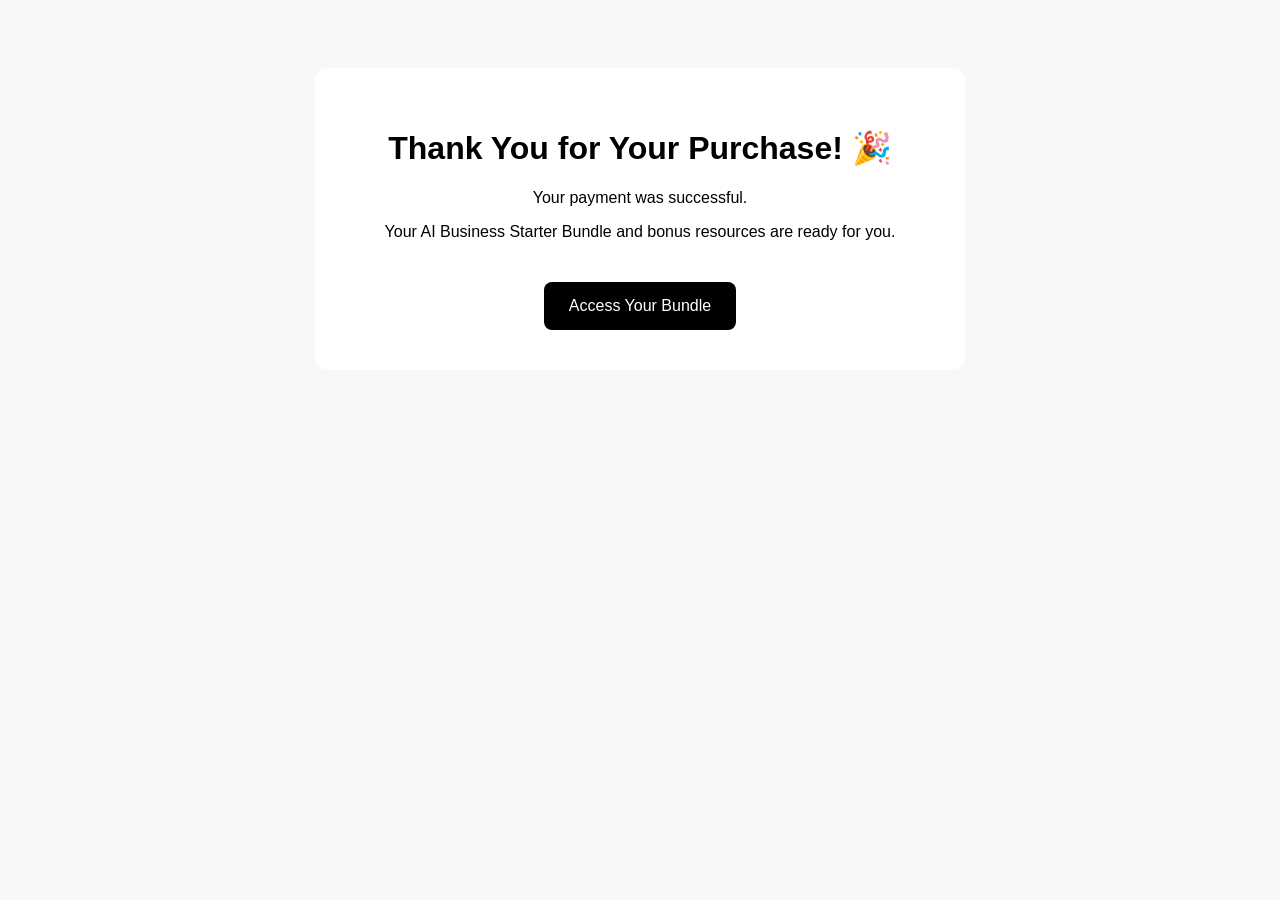
<file: ai-business-bundle/thank-you.html>
<!DOCTYPE html>
<html lang="en">
<head>
  <meta charset="UTF-8">
  <meta name="viewport" content="width=device-width, initial-scale=1.0">

  <title>Thank You — Angus Unique</title>

  <!-- Meta Pixel Code -->
  <script>
    !function(f,b,e,v,n,t,s)
    {if(f.fbq)return;n=f.fbq=function(){n.callMethod?
    n.callMethod.apply(n,arguments):n.queue.push(arguments)};
    if(!f._fbq)f._fbq=n;n.push=n;n.loaded=!0;n.version='2.0';
    n.queue=[];t=b.createElement(e);t.async=!0;
    t.src=v;s=b.getElementsByTagName(e)[0];
    s.parentNode.insertBefore(t,s)}(window, document,'script',
    'https://connect.facebook.net/en_US/fbevents.js');

    fbq('init', '1007676258911140');
    fbq('track', 'PageView');

    <!-- Purchase event -->
    fbq('track', 'Purchase', {
      value: 5000,
      currency: 'NGN'
    });
  </script>

  <noscript>
    <img height="1" width="1" style="display:none"
    src="https://www.facebook.com/tr?id=1007676258911140&ev=PageView&noscript=1"/>
  </noscript>
  <!-- End Meta Pixel Code -->

  <style>
    body {
      font-family: Arial, sans-serif;
      text-align: center;
      padding: 60px 20px;
      background: #f7f7f7;
    }

    .box {
      max-width: 600px;
      margin: auto;
      background: white;
      padding: 40px 25px;
      border-radius: 12px;
    }

    a {
      display: inline-block;
      margin-top: 25px;
      padding: 15px 25px;
      background: #000;
      color: white;
      text-decoration: none;
      border-radius: 8px;
    }
  </style>
</head>

<body>

  <div class="box">
    <h1>Thank You for Your Purchase! 🎉</h1>

    <p>Your payment was successful.</p>

    <p>
      Your AI Business Starter Bundle and bonus resources
      are ready for you.
    </p>

    <a href="https://drive.google.com/drive/folders/1r8upXkGKCM4tRtnm6ofVKchHp9OfhIja" target="_blank">
      Access Your Bundle
    </a>
  </div>

</body>
</html>
</file>
<file: style.css>
@import url('https://fonts.googleapis.com/css2?family=DM+Sans:wght@400;500;600;700&family=Playfair+Display:ital,wght@0,600;0,700;1,600;1,700&display=swap');

:root{--ink:#211713;--cream:#f4ede4;--paper:#fffaf4;--gold:#c98c45;--purple:#6e4a9b;--line:rgba(33,23,19,.14);--max:1180px}
*{box-sizing:border-box}html{scroll-behavior:smooth}body{margin:0;background:var(--paper);color:var(--ink);font-family:"DM Sans",sans-serif;line-height:1.65}a{color:inherit;text-decoration:none}
.site-header{position:sticky;top:0;z-index:20;display:flex;align-items:center;justify-content:space-between;padding:18px 5vw;background:rgba(255,250,244,.92);backdrop-filter:blur(14px);border-bottom:1px solid var(--line)}
.logo{display:flex;align-items:center;gap:10px;font-weight:700;font-size:14px}.logo-mark{display:grid;place-items:center;width:38px;height:38px;border-radius:50%;background:var(--ink);color:#fff;font-family:Georgia,serif}.nav{display:flex;gap:28px;font-size:13px;font-weight:600}.nav a:hover{color:var(--purple)}.menu-toggle{display:none;background:none;border:0;font-size:24px}
.hero{min-height:88vh;display:grid;grid-template-columns:1.05fr .95fr;align-items:center;gap:50px;padding:80px 7vw;background:linear-gradient(135deg,#231713 0%,#3b251c 58%,#5b3927 100%);color:#fff8f1;overflow:hidden}.eyebrow,.section-tag{font-size:11px;letter-spacing:.18em;font-weight:700}.hero .eyebrow{color:#e9bd82}.hero h1{font-size:clamp(48px,7vw,88px);line-height:.98;letter-spacing:-.045em;margin:20px 0}.hero h1 em{font-family:"Playfair Display",serif;color:#e7b778}.hero-text{max-width:620px;font-size:18px;color:#e9ddd3}.actions{display:flex;gap:14px;flex-wrap:wrap;margin:32px 0}.btn{display:inline-flex;align-items:center;justify-content:center;padding:14px 22px;border-radius:999px;font-weight:700;font-size:14px;border:1px solid transparent}.primary{background:#fff;color:var(--ink)}.secondary{border-color:#c8a17d;color:#fff}.light{background:#fff;color:var(--ink)}.trust-line{font-size:12px;color:#cbb9aa}.trust-line span{color:#e7b778}
.hero-art{min-height:520px;position:relative;display:grid;place-items:center}.hero-card{position:relative;width:min(390px,75vw);aspect-ratio:4/5;background:linear-gradient(145deg,#efe1cf,#a97445);color:#261a15;padding:38px;display:flex;flex-direction:column;justify-content:flex-end;box-shadow:30px 30px 0 rgba(255,255,255,.08)}.hero-card span{position:absolute;top:30px;left:32px;font:700 42px Georgia}.hero-card strong{font-size:54px;line-height:.9;letter-spacing:-.05em}.hero-card small{margin-top:18px;font-weight:700}.orb{position:absolute;border-radius:50%;filter:blur(2px)}.orb-one{width:210px;height:210px;background:#74509b;right:5%;top:5%;opacity:.7}.orb-two{width:150px;height:150px;background:#d4934d;left:2%;bottom:8%;opacity:.55}
.section{max-width:var(--max);margin:auto;padding:110px 6vw}.section-tag{color:var(--purple);margin-bottom:35px}.two-col{display:grid;grid-template-columns:1fr 1fr;gap:90px}.section h2{font:600 clamp(40px,5vw,66px)/1.05 "Playfair Display",serif;letter-spacing:-.03em;margin:0}.section h2 span{color:var(--purple);font-style:italic}.two-col p{font-size:17px;color:#5c514a}.text-link{font-weight:700;color:var(--purple)}.section-heading{display:flex;justify-content:space-between;align-items:end;gap:40px;margin-bottom:45px}.section-heading p{max-width:430px;color:#6b5d55}
.services{background:var(--cream);max-width:none;padding-left:6vw;padding-right:6vw}.services>*{max-width:var(--max);margin-left:auto;margin-right:auto}.service-grid{display:grid;grid-template-columns:repeat(4,1fr);gap:1px;background:var(--line)}.service-card{background:var(--cream);padding:30px;min-height:245px}.service-card span{color:var(--purple);font-size:12px;font-weight:700}.service-card h3{font:600 27px/1.1 "Playfair Display",serif;margin:30px 0 12px}.service-card p{font-size:14px;color:#685c54}
.work-grid{display:grid;grid-template-columns:repeat(2,1fr);gap:24px}.work-card{border:1px solid var(--line);background:#fff;overflow:hidden;transition:transform .25s ease,box-shadow .25s ease}.work-card:hover{transform:translateY(-4px);box-shadow:0 18px 45px rgba(33,23,19,.12)}.portfolio-open{display:block;width:100%;padding:0;border:0;background:none;cursor:pointer;text-align:left}.work-image{position:relative;aspect-ratio:16/10;overflow:hidden;background:#eee7df}.portfolio-image img{width:100%;height:100%;display:block;object-fit:cover;transition:transform .45s ease}.portfolio-card:hover .portfolio-image img{transform:scale(1.035)}.view-work{position:absolute;left:16px;bottom:16px;padding:9px 13px;border-radius:999px;background:rgba(33,23,19,.88);color:#fff;font-size:12px;font-weight:700;opacity:0;transform:translateY(8px);transition:opacity .25s ease,transform .25s ease}.portfolio-card:hover .view-work,.portfolio-open:focus-visible .view-work{opacity:1;transform:translateY(0)}.work-info{padding:20px 22px 23px}.work-info h3{margin:6px 0 0;font-size:19px;line-height:1.25}.work-info p{margin:7px 0 0;color:#776a62;font-size:13px;line-height:1.55}.work-category{color:var(--purple);font-size:9px;letter-spacing:.13em;font-weight:800}.portfolio-wide{grid-column:1 / -1}.portfolio-wide .work-image{aspect-ratio:16/7}.portfolio-filters{display:flex;flex-wrap:wrap;gap:10px;margin:-10px 0 30px}.filter-btn{border:1px solid var(--line);background:transparent;color:var(--ink);padding:10px 16px;border-radius:999px;font:600 12px "DM Sans",sans-serif;cursor:pointer;transition:all .2s ease}.filter-btn:hover,.filter-btn.active{background:var(--ink);color:#fff;border-color:var(--ink)}.portfolio-card.is-hidden{display:none}.portfolio-cta{margin-top:38px;padding:24px 26px;border:1px solid var(--line);background:var(--cream);display:flex;justify-content:space-between;align-items:center;gap:25px}.portfolio-cta p{margin:0;font-size:14px;color:#5c514a}.portfolio-cta .text-link{white-space:nowrap}.portfolio-modal{position:fixed;inset:0;z-index:100;display:none;padding:25px;place-items:center}.portfolio-modal.open{display:grid}.modal-backdrop{position:absolute;inset:0;background:rgba(20,13,10,.84);backdrop-filter:blur(7px)}.modal-content{position:relative;z-index:1;width:min(920px,94vw);max-height:94vh;background:#fffaf4;padding:12px;border-radius:14px;box-shadow:0 30px 90px rgba(0,0,0,.35);overflow:auto}.modal-content img{display:block;width:100%;max-height:76vh;object-fit:contain;background:#eee7df;border-radius:8px}.modal-details{padding:17px 8px 8px}.modal-details span{font-size:10px;letter-spacing:.14em;color:var(--purple);font-weight:800}.modal-details h3{margin:5px 0 0;font:600 25px/1.2 "Playfair Display",serif}.modal-close{position:absolute;right:18px;top:18px;z-index:2;width:38px;height:38px;border:0;border-radius:50%;background:rgba(33,23,19,.9);color:#fff;font-size:27px;line-height:1;cursor:pointer}
.process{background:#211713;color:#fff8f1;max-width:none;padding-left:6vw;padding-right:6vw}.process>*{max-width:var(--max);margin-left:auto;margin-right:auto}.process .section-tag{color:#d8a365}.process-grid{display:grid;grid-template-columns:repeat(4,1fr);gap:24px}.process-grid div{border-top:1px solid rgba(255,255,255,.2);padding-top:22px}.process-grid span{color:#d8a365;font-weight:700;font-size:12px}.process-grid h3{font:600 24px/1.1 "Playfair Display",serif}.process-grid p{color:#c7b8ae;font-size:14px}
.cta{padding:100px 6vw;text-align:center;background:linear-gradient(135deg,#704d98,#4b3168);color:#fff}.cta .eyebrow{color:#e8c7a0}.cta h2{max-width:850px;margin:20px auto 30px;font:600 clamp(40px,6vw,70px)/1.05 "Playfair Display",serif;letter-spacing:-.03em}
.contact{padding-bottom:90px}.contact-list{display:grid}.contact-list a{display:flex;justify-content:space-between;gap:20px;padding:18px 0;border-bottom:1px solid var(--line);font-size:14px}.contact-list span{color:#75675f;text-align:right}
footer{display:flex;justify-content:space-between;gap:20px;padding:30px 6vw;background:#17110e;color:#d8cbc1;font-size:13px}.logo + .nav{}

@media(max-width:850px){
  .nav{display:none;position:absolute;top:74px;left:0;right:0;background:#fffaf4;padding:20px 6vw;flex-direction:column;gap:16px;border-bottom:1px solid var(--line)}.nav.open{display:flex}.menu-toggle{display:block}
  .hero{grid-template-columns:1fr;padding-top:70px}.hero-art{min-height:390px}.hero-card strong{font-size:45px}.two-col{grid-template-columns:1fr;gap:35px}.section{padding-top:75px;padding-bottom:75px}.section-heading{display:block}.service-grid{grid-template-columns:repeat(2,1fr)}.process-grid{grid-template-columns:repeat(2,1fr)}.work-grid{grid-template-columns:1fr}
}
@media(max-width:520px){
  .portfolio-filters{gap:7px}.filter-btn{padding:9px 12px;font-size:11px}.portfolio-cta{display:block}.portfolio-cta .text-link{display:inline-block;margin-top:10px}.portfolio-wide{grid-column:auto}.portfolio-wide .work-image{aspect-ratio:16/10}.view-work{opacity:1;transform:none;font-size:11px;padding:8px 11px}.modal-content{padding:8px}.modal-close{right:12px;top:12px;width:34px;height:34px;font-size:24px}
  .site-header{padding:14px 5vw}.logo{font-size:12px}.logo-mark{width:34px;height:34px}.hero{padding:58px 6vw 70px}.hero h1{font-size:52px}.hero-text{font-size:16px}.hero-art{min-height:340px}.hero-card{width:76vw}.hero-card strong{font-size:40px}.service-grid,.process-grid{grid-template-columns:1fr}.service-card{min-height:0}.contact-list a{display:block}.contact-list span{display:block;text-align:left;margin-top:4px}footer{display:block}footer div+div{margin-top:18px}
}

/* Testimonials */
.testimonials{
  background:var(--cream);
}

.testimonial-grid{
  display:grid;
  grid-template-columns:repeat(2,1fr);
  gap:22px;
}

.testimonial-card{
  position:relative;
  padding:28px 26px 25px;
  border:1px solid rgba(33,23,19,.12);
  border-radius:2px;
  color:var(--ink);
  box-shadow:0 10px 30px rgba(33,23,19,.06);
  transition:transform .25s ease,box-shadow .25s ease;
}

/* Subtle lift on hover */
.testimonial-card:hover{
  transform:translateY(-3px);
  box-shadow:0 16px 38px rgba(33,23,19,.10);
}

/* EDU SMART ACADEMY — soft lavender */
.testimonial-card:nth-child(1){
  background:#eee8f7;
  border-color:#ddd2eb;
}

/* Birch & Blooms — warm ivory */
.testimonial-card:nth-child(2){
  background:#fff8ee;
  border-color:#eadcc9;
}

/* Mike Etim — soft blue */
.testimonial-card:nth-child(3){
  background:#edf4f7;
  border-color:#d8e5e9;
}

/* Destiny — soft champagne */
.testimonial-card:nth-child(4){
  background:#f8f0df;
  border-color:#e8d9bb;
}

/* Decorative quotation mark */
.testimonial-card::before{
  content:"“";
  position:absolute;
  right:22px;
  top:7px;
  font-family:Georgia,serif;
  font-size:78px;
  line-height:1;
  color:rgba(184,139,78,.20);
}

/* Gold rating stars */
.testimonial-stars{
  font-size:15px;
  letter-spacing:3px;
  color:#b88b4e;
  margin-bottom:18px;
}

/* Testimonial text */
.testimonial-card blockquote{
  position:relative;
  margin:0;
  font-size:14px;
  line-height:1.75;
  color:#514640;
}

/* Client information */
.testimonial-client{
  display:flex;
  flex-direction:column;
  gap:4px;
  margin-top:22px;
  padding-top:17px;
  border-top:1px solid rgba(33,23,19,.12);
}

.testimonial-client strong{
  font-size:12px;
  letter-spacing:.05em;
  text-transform:uppercase;
}

.testimonial-client span{
  font-size:11px;
  color:#776960;
}

/* Testimonials CTA */
.testimonials-cta{
  margin-top:34px;
  padding:25px 28px;
  border:1px solid var(--line);
  display:flex;
  align-items:center;
  justify-content:space-between;
  gap:20px;
  background:#fff;
}

.testimonials-cta p{
  margin:0;
  font-weight:700;
  font-size:14px;
}

/* Mobile */
@media(max-width:720px){
  .testimonial-grid{
    grid-template-columns:1fr;
  }

  .testimonial-card{
    padding:24px 21px;
  }

  .testimonials-cta{
    flex-direction:column;
    align-items:flex-start;
    padding:22px;
  }
}
/* Portfolio Modal - Final Responsive Fix */

.portfolio-modal {
    position: fixed;
    inset: 0;
    z-index: 9999;
    display: none;
    place-items: center;
    padding: 20px;
    box-sizing: border-box;
}

.portfolio-modal.open {
    display: grid;
}

.modal-backdrop {
    position: absolute;
    inset: 0;
    background: rgba(5, 15, 30, 0.82);
    backdrop-filter: blur(7px);
}

.modal-content {
    position: relative;
    z-index: 1;
    width: min(900px, 100%);
    max-height: 90vh;
    overflow: hidden;
    display: grid;
    grid-template-columns: minmax(0, 1.15fr) minmax(260px, 0.85fr);
    background: #ffffff;
    border-radius: 18px;
    box-sizing: border-box;
}

.modal-image {
    width: 100%;
    height: 100%;
    min-height: 420px;
    object-fit: cover;
    display: block;
}

.modal-details {
    padding: 28px;
    box-sizing: border-box;
    overflow-y: auto;
}

.modal-details h2,
.modal-details h3 {
    margin-top: 0;
}

@media (max-width: 700px) {

    .portfolio-modal {
        padding: 14px;
    }

    .modal-content {
        width: 100%;
        max-height: 92vh;
        display: block;
        overflow-y: auto;
        border-radius: 16px;
    }

    .modal-image {
        width: 100%;
        height: 260px;
        min-height: 0;
        object-fit: cover;
    }

    .modal-details {
        padding: 22px;
    }
}
/* Portfolio Modal Mobile Fix */

.portfolio-modal {
    padding: 20px;
}

.portfolio-modal .modal-backdrop {
    position: absolute;
    inset: 0;
}

.portfolio-modal .modal-content {
    width: min(900px, 100%);
    max-height: 90vh;
    overflow-y: auto;
    margin: auto;
    border-radius: 18px;
}

.portfolio-modal .modal-image {
    width: 100%;
    max-height: 420px;
    object-fit: cover;
    display: block;
}

.portfolio-modal .modal-details {
    padding: 20px;
}

@media (max-width: 600px) {
    .portfolio-modal {
        padding: 12px;
    }

    .portfolio-modal .modal-content {
        width: 100%;
        max-height: 92vh;
        border-radius: 16px;
    }

    .portfolio-modal .modal-image {
        max-height: 260px;
        object-fit: cover;
    }

    .portfolio-modal .modal-details {
        padding: 16px;
    }
}
/* Portfolio modal layering fix */
.portfolio-modal {
    position: fixed;
    z-index: 9999;
}

.portfolio-modal .modal-backdrop {
    z-index: 0;
}

.portfolio-modal .modal-content {
    position: relative;
    z-index: 2;
}
/* =========================================================
   MOBILE RESPONSIVE REPAIR
   Fixes About image, portfolio videos and grid overflow.
   Does not change HTML, content, images or JavaScript.
   ========================================================= */

/* Prevent media and grid children from forcing the page wider */
img,
video {
  max-width: 100%;
}

.about-grid,
.services-grid,
.work-grid,
.portfolio-card,
.portfolio-video-wrap {
  min-width: 0;
}

/* ---------------------------------------------------------
   ABOUT SECTION
   --------------------------------------------------------- */

.about-grid {
  display: grid;
  grid-template-columns: minmax(0, 1fr) minmax(0, 1fr);
  gap: 70px;
  align-items: center;
}

.about-image {
  width: 100%;
  min-width: 0;
  overflow: hidden;
}

.about-image img {
  display: block;
  width: 100%;
  max-width: 100%;
  height: auto;
  object-fit: cover;
}

/* ---------------------------------------------------------
   SERVICES
   The HTML uses .services-grid, not .service-grid.
   --------------------------------------------------------- */

.services-grid {
  display: grid;
  grid-template-columns: repeat(4, minmax(0, 1fr));
  gap: 1px;
  background: var(--line);
}

.services-grid .service-card {
  min-width: 0;
}

/* ---------------------------------------------------------
   PORTFOLIO VIDEOS
   --------------------------------------------------------- */

.portfolio-video-wrap {
  width: 100%;
  max-width: 100%;
  min-width: 0;
  overflow: hidden;
  aspect-ratio: 16 / 9;
  background: #000;
}

.portfolio-video {
  display: block;
  width: 100%;
  height: 100%;
  max-width: 100%;
  margin: 0;
  object-fit: contain;
  object-position: center;
  background: #000;
}

/* ---------------------------------------------------------
   TABLET
   --------------------------------------------------------- */

@media (max-width: 850px) {

  .about-grid {
    grid-template-columns: minmax(0, 1fr);
    gap: 40px;
  }

  .about-image {
    width: 100%;
  }

  .about-image img {
    width: 100%;
    height: auto;
  }

  .services-grid {
    grid-template-columns: repeat(2, minmax(0, 1fr));
  }

  .work-grid {
    grid-template-columns: minmax(0, 1fr);
  }

  .portfolio-card {
    width: 100%;
    min-width: 0;
  }

  .portfolio-video-wrap {
    width: 100%;
    aspect-ratio: 16 / 9;
  }

  .portfolio-video {
    width: 100%;
    height: 100%;
    max-width: 100%;
    object-fit: contain;
  }
}

/* ---------------------------------------------------------
   MOBILE
   --------------------------------------------------------- */

@media (max-width: 520px) {

  .about-grid {
    grid-template-columns: minmax(0, 1fr);
    gap: 32px;
  }

  .about-image,
  .about-content {
    width: 100%;
    min-width: 0;
  }

  .about-image img {
    width: 100%;
    height: auto;
    max-height: none;
    object-fit: cover;
  }

  .services-grid {
    grid-template-columns: minmax(0, 1fr);
  }

  .work-grid {
    grid-template-columns: minmax(0, 1fr);
    width: 100%;
  }

  .work-card {
    width: 100%;
    min-width: 0;
    max-width: 100%;
  }

  .portfolio-video-wrap {
    width: 100%;
    max-width: 100%;
    min-width: 0;
    aspect-ratio: 4 / 5;
    background: #000;
  }

  .portfolio-video {
    display: block;
    width: 100%;
    height: 100%;
    max-width: 100%;
    object-fit: contain;
    object-position: center;
    background: #000;
  }
}

/* ---------------------------------------------------------
   VERY SMALL PHONES
   --------------------------------------------------------- */

@media (max-width: 380px) {

  .about-grid {
    gap: 26px;
  }

  .portfolio-video-wrap {
    aspect-ratio: 4 / 5;
  }

  .portfolio-video {
    width: 100%;
    height: 100%;
    object-fit: contain;
  }
}

/* =========================================================
   SERVICES — FINAL RESPONSIVE LAYOUT
   ========================================================= */

.services-grid {
  grid-template-columns: repeat(3, minmax(0, 1fr));
  background: transparent;
  gap: 1px;
}

.services-grid .service-card {
  background: var(--cream);
  min-width: 0;
  border: 1px solid var(--line);
}

/* Center the 5th service card on the second row */
.services-grid .service-card:nth-child(5) {
  grid-column: 2;
}

@media (max-width: 850px) {
  .services-grid {
    grid-template-columns: repeat(2, minmax(0, 1fr));
  }

  .services-grid .service-card:nth-child(5) {
    grid-column: auto;
  }
}

@media (max-width: 520px) {
  .services-grid {
    grid-template-columns: 1fr;
  }

  .services-grid .service-card:nth-child(5) {
    grid-column: auto;
  }
}


/* EBOOK FEATURE — isolated addition; existing styles untouched */
.ebook-feature{background:linear-gradient(135deg,#211713 0%,#342018 58%,#4b3168 100%);color:#fffaf4;padding:clamp(70px,9vw,105px) 6vw;overflow:hidden}.ebook-feature-inner{max-width:var(--max);margin:0 auto;display:grid;grid-template-columns:minmax(0,1.2fr) minmax(280px,.8fr);gap:60px;align-items:center}.ebook-kicker{display:inline-block;color:#e7b778;font-size:10px;letter-spacing:.19em;font-weight:800;margin-bottom:18px}.ebook-feature h2{max-width:780px;margin:0 0 20px;font:600 clamp(38px,5vw,64px)/1.03 "Playfair Display",serif;letter-spacing:-.035em}.ebook-feature h2 em{color:#e7b778;font-style:italic}.ebook-feature-copy>p{max-width:700px;margin:0;color:#e5d8ce;font-size:16px;line-height:1.75}.ebook-feature-copy>p strong{color:#fff}.ebook-highlights{display:flex;flex-wrap:wrap;gap:9px;margin:25px 0 28px}.ebook-highlights span{padding:9px 13px;border:1px solid rgba(231,183,120,.35);background:rgba(255,255,255,.05);color:#eadbcf;font-size:11px;font-weight:700}.ebook-actions{display:flex;flex-wrap:wrap;gap:12px}.ebook-btn{display:inline-flex;align-items:center;justify-content:center;min-height:48px;padding:13px 20px;border-radius:999px;font-size:13px;font-weight:800}.ebook-btn-primary{background:#fff;color:#211713}.ebook-btn-secondary{border:1px solid #c8a17d;color:#fff}.ebook-feature-card{position:relative;width:min(330px,100%);aspect-ratio:3/4;justify-self:end;padding:30px;display:flex;flex-direction:column;justify-content:space-between;background:linear-gradient(145deg,#f0e1cf 0%,#d09a5d 48%,#87562f 100%);color:#211713;box-shadow:24px 24px 0 rgba(255,255,255,.08)}.ebook-card-top{font-size:9px;letter-spacing:.16em;font-weight:800}.ebook-card-number{font:700 clamp(70px,8vw,105px)/.8 "DM Sans",sans-serif;letter-spacing:-.07em}.ebook-card-title{font:700 clamp(30px,4vw,48px)/.9 "DM Sans",sans-serif;letter-spacing:-.045em}.ebook-card-bottom{padding-top:18px;border-top:1px solid rgba(33,23,19,.25);font-size:9px;letter-spacing:.12em;font-weight:800}@media(max-width:850px){.ebook-feature-inner{grid-template-columns:1fr;gap:45px}.ebook-feature-card{justify-self:start;width:min(330px,78vw)}}@media(max-width:520px){.ebook-feature{padding:65px 6vw}.ebook-feature h2{font-size:42px}.ebook-actions{display:grid}.ebook-btn{width:100%}.ebook-feature-card{width:78vw;max-width:300px;padding:24px}}
</file>
